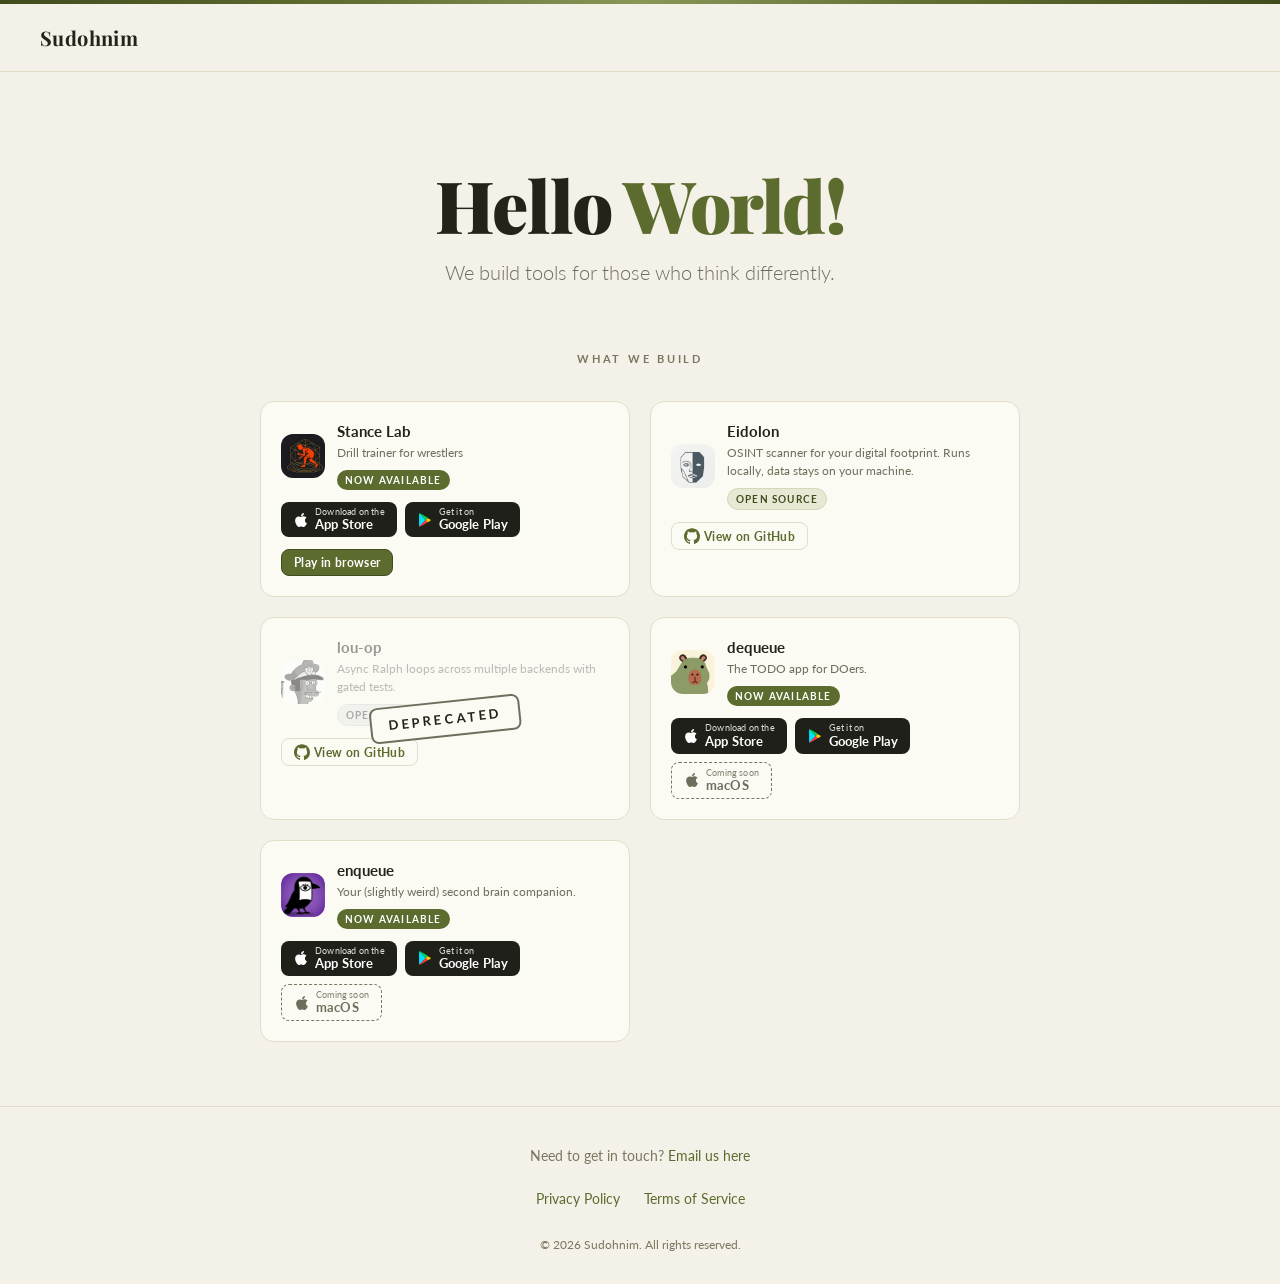
<file: index.html>
<!DOCTYPE html>
<html lang="en">
<head>
  <meta charset="UTF-8" />
  <meta name="viewport" content="width=device-width, initial-scale=1.0" />
  <title>Sudohnim</title>
  <meta name="google-site-verification" content="E_Pe6UE-UhsYs4GHNRGGZE3-8_mEVrTm-F8NxBRQSS4" />
  <link rel="preconnect" href="https://fonts.googleapis.com" />
  <link rel="preconnect" href="https://fonts.gstatic.com" crossorigin />
  <link href="https://fonts.googleapis.com/css2?family=Playfair+Display:wght@700;900&family=Lato:wght@300;400;700&display=swap" rel="stylesheet" />
  <style>
    :root {
      --bg: #F4F1E8;
      --surface: #FBFAF3;
      --surface-2: #EEEADD;
      --ink: #232318;
      --muted: #6F6E5C;
      --faint: #7A7660;
      --olive: #5C6B2E;
      --olive-deep: #414C1E;
      --olive-tint: #E7E9D5;
      --border: #E2DCC9;
      --sp-1: 4px;
      --sp-2: 8px;
      --sp-3: 12px;
      --sp-4: 16px;
      --sp-5: 20px;
      --sp-6: 24px;
      --sp-7: 28px;
      --sp-8: 32px;
      --sp-10: 40px;
      --sp-12: 48px;
      --sp-16: 64px;
      --sp-24: 96px;
    }

    * { margin: 0; padding: 0; box-sizing: border-box; }

    body {
      font-family: 'Lato', sans-serif;
      background-color: var(--bg);
      color: var(--ink);
      min-height: 100vh;
      display: flex;
      flex-direction: column;
    }

    body::before {
      content: '';
      display: block;
      height: 4px;
      background: linear-gradient(90deg, var(--olive-deep), var(--olive), #8A9656, var(--olive), var(--olive-deep));
    }

    header {
      padding: var(--sp-5) var(--sp-10);
      display: flex;
      align-items: center;
      justify-content: space-between;
      border-bottom: 1px solid var(--border);
    }

    .logo {
      font-family: 'Playfair Display', serif;
      font-size: 20px;
      font-weight: 700;
      color: var(--ink);
      letter-spacing: 0.02em;
    }

    nav a {
      font-size: 13px;
      font-weight: 700;
      letter-spacing: 0.1em;
      text-transform: uppercase;
      color: var(--olive);
      text-decoration: none;
      margin-left: var(--sp-7);
      padding: 10px 0;
      transition: color 0.2s ease-out;
    }
    nav a:hover { color: var(--ink); }

    a:focus-visible, button:focus-visible {
      outline: 2px solid var(--olive);
      outline-offset: 2px;
    }

    main {
      flex: 1;
      display: flex;
      flex-direction: column;
      align-items: center;
      text-align: center;
      padding: var(--sp-24) var(--sp-6) var(--sp-16);
    }

    h1 {
      font-family: 'Playfair Display', serif;
      font-size: clamp(42px, 8vw, 72px);
      font-weight: 900;
      line-height: 1;
      color: var(--ink);
      letter-spacing: -0.02em;
      margin-bottom: var(--sp-4);
      text-wrap: balance;
    }

    h1 span {
      color: var(--olive);
    }

    .tagline {
      font-size: clamp(16px, 2.5vw, 20px);
      font-weight: 300;
      color: var(--muted);
      max-width: 480px;
      line-height: 1.6;
      margin-bottom: var(--sp-16);
      text-wrap: pretty;
    }

    .apps {
      display: flex;
      flex-direction: column;
      align-items: center;
      gap: var(--sp-8);
      width: 100%;
    }

    .apps-label {
      font-size: 11px;
      font-weight: 700;
      letter-spacing: 0.25em;
      text-transform: uppercase;
      color: var(--faint);
      margin: 0 0 var(--sp-1);
    }

    .card-grid {
      display: grid;
      grid-template-columns: repeat(2, 1fr);
      gap: var(--sp-5);
      width: 100%;
      max-width: 760px;
    }

    .app-card {
      display: flex;
      flex-direction: column;
      gap: var(--sp-3);
      background: var(--surface);
      border: 1px solid var(--border);
      border-radius: 14px;
      padding: var(--sp-5);
      text-align: left;
      transition: transform 0.25s ease-out, box-shadow 0.25s ease-out, border-color 0.25s ease-out;
      opacity: 0;
      animation: fadeInUp 0.5s ease-out forwards;
    }
    .app-card:nth-child(1) { animation-delay: 0.1s; }
    .app-card:nth-child(2) { animation-delay: 0.2s; }
    .app-card:nth-child(3) { animation-delay: 0.3s; }
    .app-card:nth-child(4) { animation-delay: 0.4s; }
    .app-card:nth-child(5) { animation-delay: 0.5s; }
    .app-card:hover {
      transform: translateY(-3px);
      box-shadow: 0 12px 28px rgba(65, 76, 30, 0.12);
      border-color: var(--olive-tint);
    }

    @keyframes fadeInUp {
      from { opacity: 0; transform: translateY(12px); }
      to { opacity: 1; transform: translateY(0); }
    }

    .app-head {
      display: flex;
      align-items: center;
      gap: var(--sp-3);
    }

    .app-icon {
      width: 44px;
      height: 44px;
      border-radius: 12px;
      display: flex;
      align-items: center;
      justify-content: center;
      font-size: 22px;
      flex-shrink: 0;
      overflow: hidden;
      background: var(--surface-2);
    }
    .app-icon.stance {
      background: linear-gradient(145deg, var(--olive), var(--olive-deep));
      box-shadow: inset 0 1px 0 rgba(255,255,255,0.15);
    }
    .app-icon img { width: 100%; height: 100%; object-fit: cover; display: block; }

    .app-info { flex: 1; min-width: 0; }
    .app-name {
      font-weight: 700;
      font-size: 15px;
      color: var(--ink);
      margin-bottom: var(--sp-1);
    }
    .app-desc {
      font-size: 12px;
      color: var(--muted);
      font-weight: 400;
      line-height: 1.5;
    }

    .badge-pill {
      display: inline-block;
      font-size: 10px;
      font-weight: 700;
      letter-spacing: 0.12em;
      text-transform: uppercase;
      padding: var(--sp-1) var(--sp-2);
      border-radius: 20px;
      margin-top: var(--sp-2);
    }
    .badge-pill.live { background: var(--olive); color: #fff; }
    .badge-pill.oss {
      background: var(--olive-tint);
      color: var(--olive-deep);
      border: 1px solid #D3D8B6;
    }
    .badge-pill.soon {
      background: var(--surface-2);
      color: var(--olive-deep);
      border: 1px solid var(--border);
    }
    .badge-pill.progress {
      background: #F4EAD0;
      color: #8A6D1F;
      border: 1px solid #E4D3A4;
    }

    .stores { display: flex; gap: var(--sp-2); flex-wrap: wrap; }
    .store-badge {
      display: flex;
      align-items: center;
      gap: 6px;
      background: #20201A;
      color: #fff;
      border-radius: 8px;
      padding: 5px var(--sp-3);
      text-decoration: none;
      transition: background 0.2s ease-out, transform 0.15s ease-out;
    }
    .store-badge:hover { background: #000; transform: scale(1.02); }
    .store-badge.soon, .store-badge.soon:hover {
      background: transparent;
      color: var(--muted);
      border: 1px dashed var(--faint);
      transform: none;
      cursor: default;
    }

    .app-card.deprecated { position: relative; }
    .app-card.deprecated > :not(.gh-link) { filter: grayscale(1); opacity: 0.45; }
    .app-card.deprecated::after {
      content: 'Deprecated';
      position: absolute;
      top: 50%;
      left: 50%;
      transform: translate(-50%, -50%) rotate(-6deg);
      padding: var(--sp-2) var(--sp-4);
      font-size: 13px;
      font-weight: 700;
      letter-spacing: 0.25em;
      text-transform: uppercase;
      color: var(--ink);
      background: var(--surface);
      border: 2px solid var(--muted);
      border-radius: 8px;
      pointer-events: none;
    }
    .app-card.deprecated:hover { transform: none; box-shadow: none; border-color: var(--border); }
    .store-badge svg { flex-shrink: 0; }
    .store-text { display: flex; flex-direction: column; line-height: 1.15; }
    .store-text .small { font-size: 9px; letter-spacing: 0.02em; opacity: 0.85; }
    .store-text .big { font-size: 13px; font-weight: 700; letter-spacing: 0.01em; }

    .gh-link {
      display: inline-flex;
      align-items: center;
      gap: var(--sp-1);
      align-self: flex-start;
      font-size: 12px;
      font-weight: 700;
      letter-spacing: 0.03em;
      color: var(--olive);
      text-decoration: none;
      border: 1px solid var(--border);
      border-radius: 8px;
      padding: 5px var(--sp-3);
      transition: color 0.2s ease-out, border-color 0.2s ease-out, background 0.2s ease-out, transform 0.15s ease-out;
    }
    .gh-link:hover { color: var(--olive-deep); border-color: var(--olive); background: var(--olive-tint); transform: scale(1.02); }

    .play-link {
      display: inline-flex;
      align-items: center;
      gap: var(--sp-1);
      align-self: flex-start;
      font-size: 12px;
      font-weight: 700;
      letter-spacing: 0.03em;
      color: #fff;
      text-decoration: none;
      background: var(--olive);
      border: 1px solid var(--olive-deep);
      border-radius: 8px;
      padding: 5px var(--sp-3);
      transition: background 0.2s ease-out, transform 0.15s ease-out;
    }
    .play-link:hover { background: var(--olive-deep); transform: scale(1.02); }

    footer {
      padding: var(--sp-10) var(--sp-10) var(--sp-8);
      border-top: 1px solid var(--border);
    }

    .footer-inner {
      max-width: 760px;
      margin: 0 auto;
      display: flex;
      flex-direction: column;
      align-items: center;
      gap: var(--sp-3);
    }

    footer p {
      font-size: 14px;
      color: var(--faint);
    }

    footer a {
      font-size: 14px;
      color: var(--olive);
      text-decoration: none;
      padding: 10px 0;
      transition: color 0.2s ease-out;
    }
    footer a:hover { color: var(--ink); }

    .footer-links {
      display: flex;
      gap: var(--sp-6);
      margin-top: var(--sp-1);
    }

    .footer-copy {
      margin-top: var(--sp-2);
      font-size: 12px;
    }

    @media (max-width: 600px) {
      header { padding: var(--sp-4) var(--sp-5); }
      main { padding: var(--sp-16) var(--sp-5) var(--sp-12); }
      .card-grid { grid-template-columns: 1fr; }
      footer { padding: var(--sp-8) var(--sp-5) var(--sp-6); }
    }

    @media (prefers-color-scheme: dark) {
      :root {
        --bg: #1A1D15;
        --surface: #222819;
        --surface-2: #2A3120;
        --ink: #E9E4D3;
        --muted: #B0AB95;
        --faint: #908D7E;
        --olive: #A6B85C;
        --olive-deep: #8FA54E;
        --olive-tint: #333A26;
        --border: #343B28;
      }
      .store-badge { background: #E9E4D3; color: #1A1D15; }
      .store-badge:hover { background: #fff; }
      .store-badge.soon, .store-badge.soon:hover { background: transparent; color: var(--muted); }
      .store-badge.soon .small { color: inherit; }
      .store-badge .small { color: #1A1D15; opacity: 0.7; }
      .store-badge svg path[fill="#fff"] { fill: #1A1D15; }
      .play-link { border-color: var(--olive-deep); }
      body::before { background: linear-gradient(90deg, var(--olive-deep), var(--olive), #C4D68A, var(--olive), var(--olive-deep)); }
    }

    @media (prefers-reduced-motion: reduce) {
      .app-card { animation: none; opacity: 1; transition: none; }
      .app-card:hover { transform: none; }
      .store-badge, .gh-link, .play-link, nav a, footer a { transition: none; }
      .store-badge:hover, .gh-link:hover, .play-link:hover { transform: none; }
    }
  </style>
</head>
<body>
  <header>
    <nav aria-label="Main">
      <div class="logo">Sudohnim</div>
    </nav>
  </header>

  <main>
    <h1>Hello <span>World!</span></h1>
    <p class="tagline">We build tools for those who think differently.</p>

    <div class="apps">
      <h2 class="apps-label">What We Build</h2>
      <div class="card-grid">

        <!-- Stance Lab -->
        <div class="app-card">
          <div class="app-head">
            <div class="app-icon"><img src="assets/stance-lab-icon-512.png" alt="Stance Lab icon" width="44" height="44" fetchpriority="high" /></div>
            <div class="app-info">
              <div class="app-name">Stance Lab</div>
              <div class="app-desc">Drill trainer for wrestlers</div>
              <span class="badge-pill live">Now Available</span>
            </div>
          </div>
          <div class="stores">
            <a class="store-badge" href="https://apps.apple.com/us/app/stance-lab-training/id6778647656" target="_blank" rel="noopener" aria-label="Download Stance Lab on the App Store">
              <svg width="16" height="16" viewBox="0 0 384 512" xmlns="http://www.w3.org/2000/svg"><path fill="#fff" d="M318.7 268.7c-.2-36.7 16.4-64.4 50-84.8-18.8-26.9-47.2-41.7-84.7-44.6-35.5-2.8-74.3 20.7-88.5 20.7-15 0-49.4-19.7-76.4-19.7C63.3 141.2 4 184.8 4 273.5q0 39.3 14.4 81.2c12.8 36.7 59 126.7 107.2 125.2 25.2-.6 43-17.9 75.8-17.9 31.8 0 48.3 17.9 76.4 17.9 48.6-.7 90.4-82.5 102.6-119.3-65.2-30.7-61.7-90-61.7-91.9zm-56.6-164.2c27.3-32.4 24.8-61.9 24-72.5-24.1 1.4-52 16.4-67.9 34.9-17.5 19.8-27.8 44.3-25.6 71.9 26.1 2 49.9-11.4 69.5-34.3z"/></svg>
              <span class="store-text"><span class="small">Download on the</span><span class="big">App Store</span></span>
            </a>
            <a class="store-badge" href="https://play.google.com/store/apps/details?id=com.sudohnim.stancecheck&hl=en_US" target="_blank" rel="noopener" aria-label="Get Stance Lab on Google Play">
              <svg width="16" height="16" viewBox="0 0 24 24" xmlns="http://www.w3.org/2000/svg">
                <path fill="#00E0FF" d="M3.6 2.3c-.3.3-.5.7-.5 1.3v16.8c0 .6.2 1 .5 1.3l.1.1L13 12.1v-.2L3.7 2.2z"/>
                <path fill="#FFCE00" d="m16 15.3-3-3v-.2l3-3 .1.1 3.7 2.1c1 .6 1 1.6 0 2.2L16.1 15.2z"/>
                <path fill="#FF3A44" d="M16.1 15.2 13 12 3.6 21.7c.4.4.9.4 1.6.1l10.9-6.6z"/>
                <path fill="#00D856" d="M16.1 8.8 5.2 2.2c-.7-.4-1.2-.3-1.6.1L13 12z"/>
              </svg>
              <span class="store-text"><span class="small">Get it on</span><span class="big">Google Play</span></span>
            </a>
          </div>
          <a class="play-link" href="/stancelab/">Play in browser</a>
        </div>

        <!-- Eidolon -->
        <div class="app-card">
          <div class="app-head">
            <div class="app-icon"><img src="assets/eidolon-logo.png" alt="Eidolon logo" width="44" height="44" loading="lazy" /></div>
            <div class="app-info">
              <div class="app-name">Eidolon</div>
              <div class="app-desc">OSINT scanner for your digital footprint. Runs locally, data stays on your machine.</div>
              <span class="badge-pill oss">Open Source</span>
            </div>
          </div>
          <a class="gh-link" href="https://github.com/sudohnim/eidolon" target="_blank" rel="noopener">
            <svg width="16" height="16" viewBox="0 0 24 24" fill="currentColor" xmlns="http://www.w3.org/2000/svg"><path d="M12 .5C5.37.5 0 5.87 0 12.5c0 5.3 3.44 9.8 8.21 11.39.6.11.82-.26.82-.58v-2.03c-3.34.73-4.04-1.61-4.04-1.61-.55-1.39-1.34-1.76-1.34-1.76-1.09-.75.08-.73.08-.73 1.2.08 1.84 1.24 1.84 1.24 1.07 1.83 2.81 1.3 3.5.99.11-.78.42-1.3.76-1.6-2.67-.3-5.47-1.34-5.47-5.95 0-1.31.47-2.39 1.24-3.23-.13-.31-.54-1.53.11-3.19 0 0 1.01-.32 3.3 1.23a11.5 11.5 0 0 1 6.01 0c2.29-1.55 3.3-1.23 3.3-1.23.65 1.66.24 2.88.12 3.19.77.84 1.23 1.92 1.23 3.23 0 4.62-2.81 5.64-5.49 5.94.43.37.82 1.1.82 2.22v3.29c0 .32.21.69.83.58A12 12 0 0 0 24 12.5C24 5.87 18.63.5 12 .5z"/></svg>
            View on GitHub
          </a>
        </div>

        <!-- lou-op -->
        <div class="app-card deprecated">
          <div class="app-head">
            <div class="app-icon"><img src="assets/lou-op-logo.png" alt="lou-op logo" width="44" height="44" loading="lazy" /></div>
            <div class="app-info">
              <div class="app-name">lou-op</div>
              <div class="app-desc">Async Ralph loops across multiple backends with gated tests.</div>
              <span class="badge-pill oss">Open Source</span>
            </div>
          </div>
          <a class="gh-link" href="https://github.com/sudohnim/lou-op" target="_blank" rel="noopener">
            <svg width="16" height="16" viewBox="0 0 24 24" fill="currentColor" xmlns="http://www.w3.org/2000/svg"><path d="M12 .5C5.37.5 0 5.87 0 12.5c0 5.3 3.44 9.8 8.21 11.39.6.11.82-.26.82-.58v-2.03c-3.34.73-4.04-1.61-4.04-1.61-.55-1.39-1.34-1.76-1.34-1.76-1.09-.75.08-.73.08-.73 1.2.08 1.84 1.24 1.84 1.24 1.07 1.83 2.81 1.3 3.5.99.11-.78.42-1.3.76-1.6-2.67-.3-5.47-1.34-5.47-5.95 0-1.31.47-2.39 1.24-3.23-.13-.31-.54-1.53.11-3.19 0 0 1.01-.32 3.3 1.23a11.5 11.5 0 0 1 6.01 0c2.29-1.55 3.3-1.23 3.3-1.23.65 1.66.24 2.88.12 3.19.77.84 1.23 1.92 1.23 3.23 0 4.62-2.81 5.64-5.49 5.94.43.37.82 1.1.82 2.22v3.29c0 .32.21.69.83.58A12 12 0 0 0 24 12.5C24 5.87 18.63.5 12 .5z"/></svg>
            View on GitHub
          </a>
        </div>

        <!-- dequeue -->
        <div class="app-card">
          <div class="app-head">
            <div class="app-icon"><img src="assets/dequeue-logo.png" alt="dequeue logo" width="44" height="44" loading="lazy" /></div>
            <div class="app-info">
              <div class="app-name">dequeue</div>
              <div class="app-desc">The TODO app for DOers.</div>
              <span class="badge-pill live">Now Available</span>
            </div>
          </div>
          <div class="stores">
            <a class="store-badge" href="https://apps.apple.com/us/app/dequeue-todo/id6790164846" target="_blank" rel="noopener" aria-label="Download dequeue on the App Store">
              <svg width="16" height="16" viewBox="0 0 384 512" xmlns="http://www.w3.org/2000/svg"><path fill="#fff" d="M318.7 268.7c-.2-36.7 16.4-64.4 50-84.8-18.8-26.9-47.2-41.7-84.7-44.6-35.5-2.8-74.3 20.7-88.5 20.7-15 0-49.4-19.7-76.4-19.7C63.3 141.2 4 184.8 4 273.5q0 39.3 14.4 81.2c12.8 36.7 59 126.7 107.2 125.2 25.2-.6 43-17.9 75.8-17.9 31.8 0 48.3 17.9 76.4 17.9 48.6-.7 90.4-82.5 102.6-119.3-65.2-30.7-61.7-90-61.7-91.9zm-56.6-164.2c27.3-32.4 24.8-61.9 24-72.5-24.1 1.4-52 16.4-67.9 34.9-17.5 19.8-27.8 44.3-25.6 71.9 26.1 2 49.9-11.4 69.5-34.3z"/></svg>
              <span class="store-text"><span class="small">Download on the</span><span class="big">App Store</span></span>
            </a>
            <a class="store-badge" href="https://play.google.com/store/apps/details?id=com.sudohnim.dequeue&hl=en_US" target="_blank" rel="noopener" aria-label="Get dequeue on Google Play">
              <svg width="16" height="16" viewBox="0 0 24 24" xmlns="http://www.w3.org/2000/svg">
                <path fill="#00E0FF" d="M3.6 2.3c-.3.3-.5.7-.5 1.3v16.8c0 .6.2 1 .5 1.3l.1.1L13 12.1v-.2L3.7 2.2z"/>
                <path fill="#FFCE00" d="m16 15.3-3-3v-.2l3-3 .1.1 3.7 2.1c1 .6 1 1.6 0 2.2L16.1 15.2z"/>
                <path fill="#FF3A44" d="M16.1 15.2 13 12 3.6 21.7c.4.4.9.4 1.6.1l10.9-6.6z"/>
                <path fill="#00D856" d="M16.1 8.8 5.2 2.2c-.7-.4-1.2-.3-1.6.1L13 12z"/>
              </svg>
              <span class="store-text"><span class="small">Get it on</span><span class="big">Google Play</span></span>
            </a>
            <span class="store-badge soon" aria-label="macOS app coming soon">
              <svg width="16" height="16" viewBox="0 0 384 512" xmlns="http://www.w3.org/2000/svg"><path fill="currentColor" d="M318.7 268.7c-.2-36.7 16.4-64.4 50-84.8-18.8-26.9-47.2-41.7-84.7-44.6-35.5-2.8-74.3 20.7-88.5 20.7-15 0-49.4-19.7-76.4-19.7C63.3 141.2 4 184.8 4 273.5q0 39.3 14.4 81.2c12.8 36.7 59 126.7 107.2 125.2 25.2-.6 43-17.9 75.8-17.9 31.8 0 48.3 17.9 76.4 17.9 48.6-.7 90.4-82.5 102.6-119.3-65.2-30.7-61.7-90-61.7-91.9zm-56.6-164.2c27.3-32.4 24.8-61.9 24-72.5-24.1 1.4-52 16.4-67.9 34.9-17.5 19.8-27.8 44.3-25.6 71.9 26.1 2 49.9-11.4 69.5-34.3z"/></svg>
              <span class="store-text"><span class="small">Coming soon</span><span class="big">macOS</span></span>
            </span>
          </div>
        </div>

        <!-- enqueue -->
        <div class="app-card">
          <div class="app-head">
            <div class="app-icon"><img src="assets/enqueue-logo.png" alt="enqueue logo" width="44" height="44" loading="lazy" /></div>
            <div class="app-info">
              <div class="app-name">enqueue</div>
              <div class="app-desc">Your (slightly weird) second brain companion.</div>
              <span class="badge-pill live">Now Available</span>
            </div>
          </div>
          <div class="stores">
            <a class="store-badge" href="https://apps.apple.com/us/app/enqueue-second-brain/id6827283714" target="_blank" rel="noopener" aria-label="Download enqueue on the App Store">
              <svg width="16" height="16" viewBox="0 0 384 512" xmlns="http://www.w3.org/2000/svg"><path fill="#fff" d="M318.7 268.7c-.2-36.7 16.4-64.4 50-84.8-18.8-26.9-47.2-41.7-84.7-44.6-35.5-2.8-74.3 20.7-88.5 20.7-15 0-49.4-19.7-76.4-19.7C63.3 141.2 4 184.8 4 273.5q0 39.3 14.4 81.2c12.8 36.7 59 126.7 107.2 125.2 25.2-.6 43-17.9 75.8-17.9 31.8 0 48.3 17.9 76.4 17.9 48.6-.7 90.4-82.5 102.6-119.3-65.2-30.7-61.7-90-61.7-91.9zm-56.6-164.2c27.3-32.4 24.8-61.9 24-72.5-24.1 1.4-52 16.4-67.9 34.9-17.5 19.8-27.8 44.3-25.6 71.9 26.1 2 49.9-11.4 69.5-34.3z"/></svg>
              <span class="store-text"><span class="small">Download on the</span><span class="big">App Store</span></span>
            </a>
            <a class="store-badge" href="https://play.google.com/store/apps/details?id=com.sudohnim.enqueue&hl=en_US" target="_blank" rel="noopener" aria-label="Get enqueue on Google Play">
              <svg width="16" height="16" viewBox="0 0 24 24" xmlns="http://www.w3.org/2000/svg">
                <path fill="#00E0FF" d="M3.6 2.3c-.3.3-.5.7-.5 1.3v16.8c0 .6.2 1 .5 1.3l.1.1L13 12.1v-.2L3.7 2.2z"/>
                <path fill="#FFCE00" d="m16 15.3-3-3v-.2l3-3 .1.1 3.7 2.1c1 .6 1 1.6 0 2.2L16.1 15.2z"/>
                <path fill="#FF3A44" d="M16.1 15.2 13 12 3.6 21.7c.4.4.9.4 1.6.1l10.9-6.6z"/>
                <path fill="#00D856" d="M16.1 8.8 5.2 2.2c-.7-.4-1.2-.3-1.6.1L13 12z"/>
              </svg>
              <span class="store-text"><span class="small">Get it on</span><span class="big">Google Play</span></span>
            </a>
            <span class="store-badge soon" aria-label="macOS app coming soon">
              <svg width="16" height="16" viewBox="0 0 384 512" xmlns="http://www.w3.org/2000/svg"><path fill="currentColor" d="M318.7 268.7c-.2-36.7 16.4-64.4 50-84.8-18.8-26.9-47.2-41.7-84.7-44.6-35.5-2.8-74.3 20.7-88.5 20.7-15 0-49.4-19.7-76.4-19.7C63.3 141.2 4 184.8 4 273.5q0 39.3 14.4 81.2c12.8 36.7 59 126.7 107.2 125.2 25.2-.6 43-17.9 75.8-17.9 31.8 0 48.3 17.9 76.4 17.9 48.6-.7 90.4-82.5 102.6-119.3-65.2-30.7-61.7-90-61.7-91.9zm-56.6-164.2c27.3-32.4 24.8-61.9 24-72.5-24.1 1.4-52 16.4-67.9 34.9-17.5 19.8-27.8 44.3-25.6 71.9 26.1 2 49.9-11.4 69.5-34.3z"/></svg>
              <span class="store-text"><span class="small">Coming soon</span><span class="big">macOS</span></span>
            </span>
          </div>
        </div>

      </div>
    </div>
  </main>

  <footer>
    <div class="footer-inner">
      <p>Need to get in touch? <a href="mailto:hello@sudohnim.com">Email us here</a></p>
      <div class="footer-links">
        <a href="privacy.html">Privacy Policy</a>
        <a href="terms.html">Terms of Service</a>
      </div>
      <p class="footer-copy">&copy; 2026 Sudohnim. All rights reserved.</p>
    </div>
  </footer>
</body>
</html>
</file>
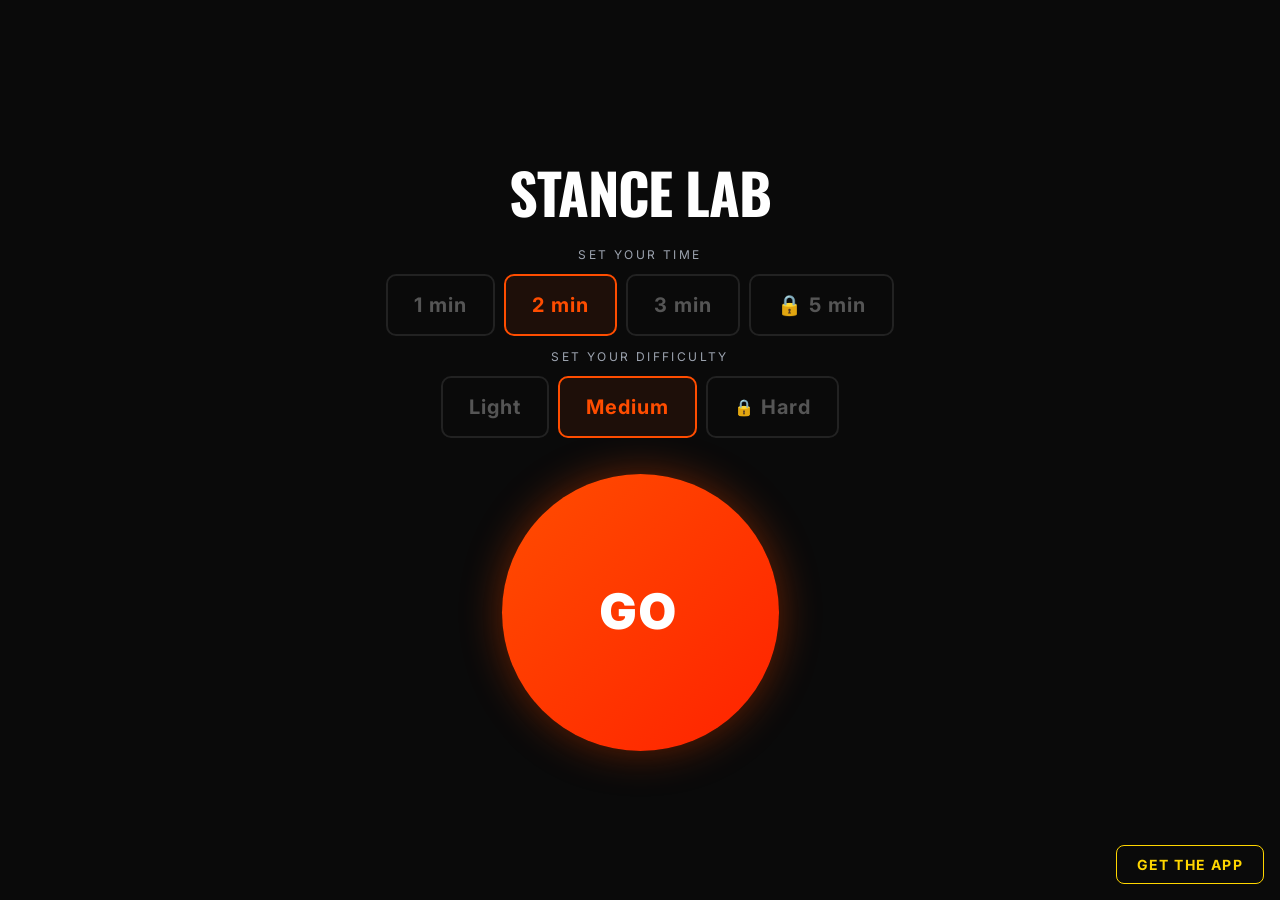
<file: stancelab/index.html>
<!DOCTYPE html>
<html lang="en">
  <head>
    <meta charset="UTF-8" />
    <meta name="viewport" content="width=device-width, initial-scale=1.0, maximum-scale=1, viewport-fit=cover" />
    <title>Stance in Motion</title>
    <link rel="preconnect" href="https://fonts.googleapis.com">
    <link rel="preconnect" href="https://fonts.gstatic.com" crossorigin>
    <link href="https://fonts.googleapis.com/css2?family=Inter:wght@400;500;600;700&display=swap" rel="stylesheet">
    <script type="module" crossorigin src="/stancelab/assets/index-DPK21C0s.js"></script>
    <link rel="stylesheet" crossorigin href="/stancelab/assets/index-D7y7ruKP.css">
  </head>
  <body>
    <div id="root"></div>
  </body>
</html>
</file>
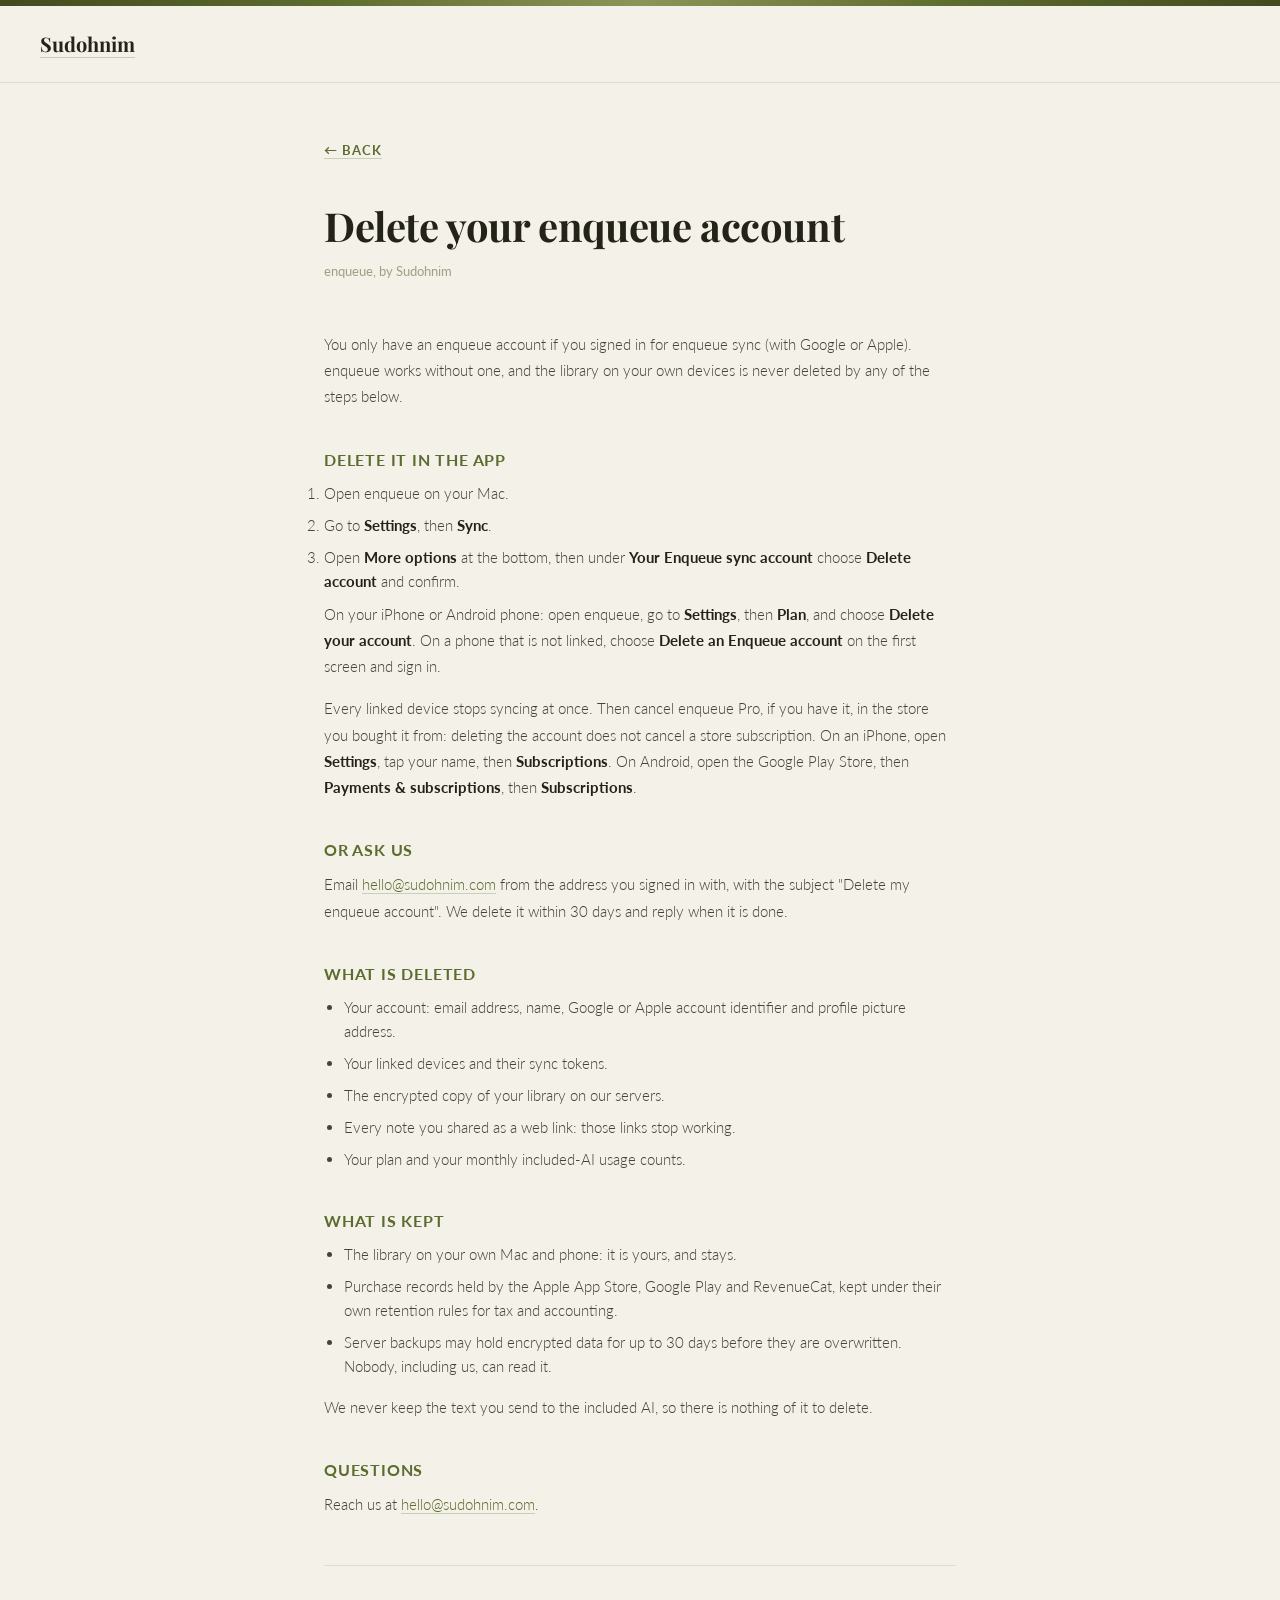
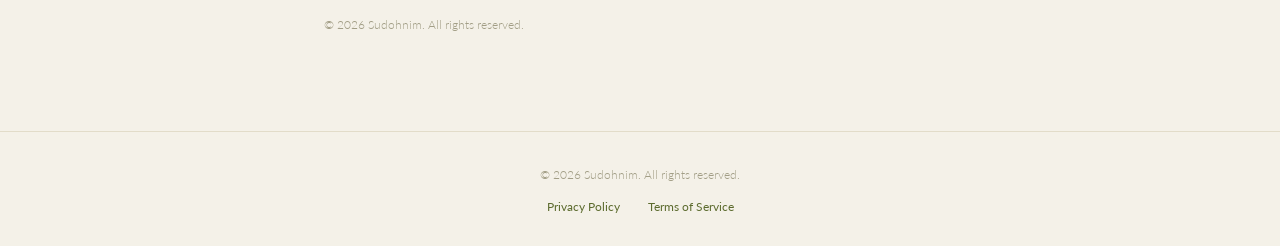
<file: enqueue-delete-account.html>
<!DOCTYPE html>
<html lang="en">
<head>
  <meta charset="UTF-8" />
  <meta name="viewport" content="width=device-width, initial-scale=1.0" />
  <title>Delete your enqueue account - Sudohnim</title>
  <link href="https://fonts.googleapis.com/css2?family=Playfair+Display:wght@700&family=Lato:wght@300;400;700&display=swap" rel="stylesheet" />
  <style>
    :root {
      --bg: #F4F1E8;
      --ink: #232318;
      --body: #44443A;
      --muted: #6F6E5C;
      --faint: #A29E86;
      --olive: #5C6B2E;
      --olive-deep: #414C1E;
      --olive-tint: #E7E9D5;
      --border: #E2DCC9;
      --surface-2: #EEEADD;
    }
    * { margin: 0; padding: 0; box-sizing: border-box; }
    body {
      font-family: 'Lato', sans-serif;
      background-color: var(--bg);
      color: var(--ink);
      min-height: 100vh;
      display: flex;
      flex-direction: column;
    }
    body::before {
      content: '';
      display: block;
      height: 6px;
      background: linear-gradient(90deg, var(--olive-deep), var(--olive), #8A9656, var(--olive), var(--olive-deep));
    }
    header {
      padding: 24px 40px;
      display: flex;
      align-items: center;
      justify-content: space-between;
      border-bottom: 1px solid var(--border);
    }
    .logo {
      font-family: 'Playfair Display', serif;
      font-size: 20px;
      font-weight: 700;
      color: var(--ink);
      text-decoration: none;
    }
    nav a {
      font-size: 13px;
      font-weight: 700;
      letter-spacing: 0.1em;
      text-transform: uppercase;
      color: var(--olive);
      text-decoration: none;
      margin-left: 28px;
      transition: color 0.2s;
    }
    nav a:hover { color: var(--ink); }
    main {
      flex: 1;
      max-width: 680px;
      margin: 0 auto;
      padding: 56px 24px 80px;
      width: 100%;
    }
    .back {
      display: inline-block;
      font-size: 13px;
      font-weight: 700;
      color: var(--olive);
      text-decoration: none;
      letter-spacing: 0.08em;
      text-transform: uppercase;
      margin-bottom: 40px;
      transition: color 0.2s;
    }
    .back:hover { color: var(--ink); }
    h1 {
      font-family: 'Playfair Display', serif;
      font-size: 40px;
      font-weight: 700;
      letter-spacing: -0.01em;
      margin-bottom: 8px;
      color: var(--ink);
    }
    .meta {
      font-size: 13px;
      color: var(--faint);
      margin-bottom: 48px;
      font-weight: 400;
    }
    h2 {
      font-size: 16px;
      font-weight: 700;
      letter-spacing: 0.05em;
      text-transform: uppercase;
      color: var(--olive);
      margin: 40px 0 12px;
    }
    h3 {
      font-size: 15px;
      font-weight: 700;
      color: var(--ink);
      margin: 24px 0 8px;
    }
    p { margin-bottom: 16px; font-size: 15px; color: var(--body); line-height: 1.75; font-weight: 300; }
    ul { padding-left: 20px; margin-bottom: 16px; }
    li { font-size: 15px; color: var(--body); margin-bottom: 8px; line-height: 1.6; font-weight: 300; }
    strong { font-weight: 700; color: var(--ink); }
    a { color: var(--olive); text-decoration: none; border-bottom: 1px solid #5C6B2E44; }
    a:hover { border-color: var(--olive); }
    hr { border: none; border-top: 1px solid var(--border); margin: 48px 0; }
    .app-block {
      background: var(--surface-2);
      border: 1px solid var(--border);
      border-radius: 12px;
      padding: 20px 24px;
      margin-bottom: 16px;
    }
    .footnote { font-size: 12px; color: var(--faint); }
    footer {
      padding: 32px 40px;
      text-align: center;
      border-top: 1px solid var(--border);
    }
    footer p { font-size: 12px; color: var(--faint); margin-bottom: 10px; }
    footer a { font-size: 12px; color: var(--olive); text-decoration: none; margin: 0 12px; border: none; }
    footer a:hover { color: var(--ink); }
  </style>
</head>
<body>
  <header>
    <a class="logo" href="index.html">Sudohnim</a>
  </header>

  <main>
    <a class="back" href="index.html">← Back</a>

    <h1>Delete your enqueue account</h1>
    <p class="meta">enqueue, by Sudohnim</p>

    <p>You only have an enqueue account if you signed in for enqueue sync (with Google or Apple). enqueue works without one, and the library on your own devices is never deleted by any of the steps below.</p>

    <h2>Delete it in the app</h2>
    <ol>
      <li>Open enqueue on your Mac.</li>
      <li>Go to <strong>Settings</strong>, then <strong>Sync</strong>.</li>
      <li>Open <strong>More options</strong> at the bottom, then under <strong>Your Enqueue sync account</strong> choose <strong>Delete account</strong> and confirm.</li>
    </ol>
    <p>On your iPhone or Android phone: open enqueue, go to <strong>Settings</strong>, then <strong>Plan</strong>, and choose <strong>Delete your account</strong>. On a phone that is not linked, choose <strong>Delete an Enqueue account</strong> on the first screen and sign in.</p>
    <p>Every linked device stops syncing at once. Then cancel enqueue Pro, if you have it, in the store you bought it from: deleting the account does not cancel a store subscription. On an iPhone, open <strong>Settings</strong>, tap your name, then <strong>Subscriptions</strong>. On Android, open the Google Play Store, then <strong>Payments &amp; subscriptions</strong>, then <strong>Subscriptions</strong>.</p>

    <h2>Or ask us</h2>
    <p>Email <a href="mailto:hello@sudohnim.com?subject=Delete%20my%20enqueue%20account">hello@sudohnim.com</a> from the address you signed in with, with the subject "Delete my enqueue account". We delete it within 30 days and reply when it is done.</p>

    <h2>What is deleted</h2>
    <ul>
      <li>Your account: email address, name, Google or Apple account identifier and profile picture address.</li>
      <li>Your linked devices and their sync tokens.</li>
      <li>The encrypted copy of your library on our servers.</li>
      <li>Every note you shared as a web link: those links stop working.</li>
      <li>Your plan and your monthly included-AI usage counts.</li>
    </ul>

    <h2>What is kept</h2>
    <ul>
      <li>The library on your own Mac and phone: it is yours, and stays.</li>
      <li>Purchase records held by the Apple App Store, Google Play and RevenueCat, kept under their own retention rules for tax and accounting.</li>
      <li>Server backups may hold encrypted data for up to 30 days before they are overwritten. Nobody, including us, can read it.</li>
    </ul>
    <p>We never keep the text you send to the included AI, so there is nothing of it to delete.</p>

    <h2>Questions</h2>
    <p>Reach us at <a href="mailto:hello@sudohnim.com">hello@sudohnim.com</a>.</p>

    <hr />
    <p class="footnote">© 2026 Sudohnim. All rights reserved.</p>
  </main>

  <footer>
    <p>© 2026 Sudohnim. All rights reserved.</p>
    <div>
      <a href="privacy.html">Privacy Policy</a>
      <a href="terms.html">Terms of Service</a>
    </div>
  </footer>
</body>
</html>
</file>
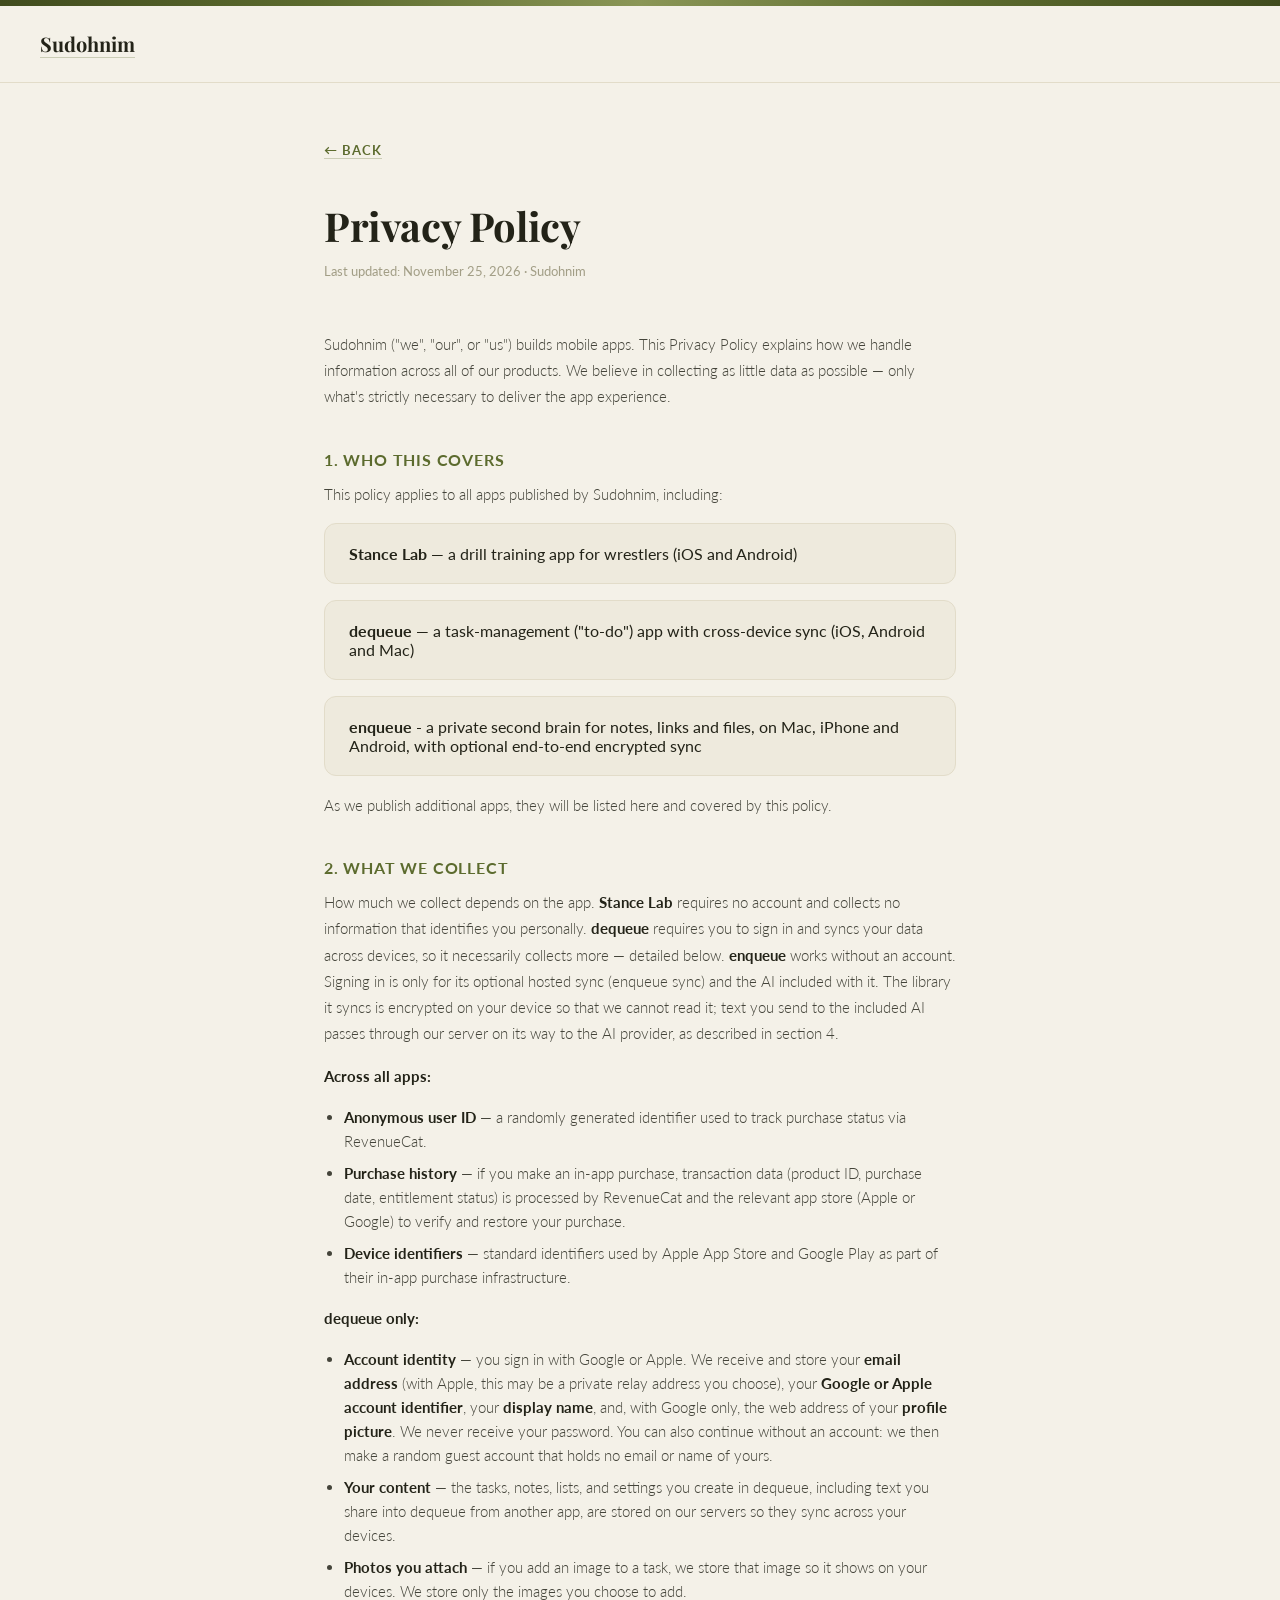
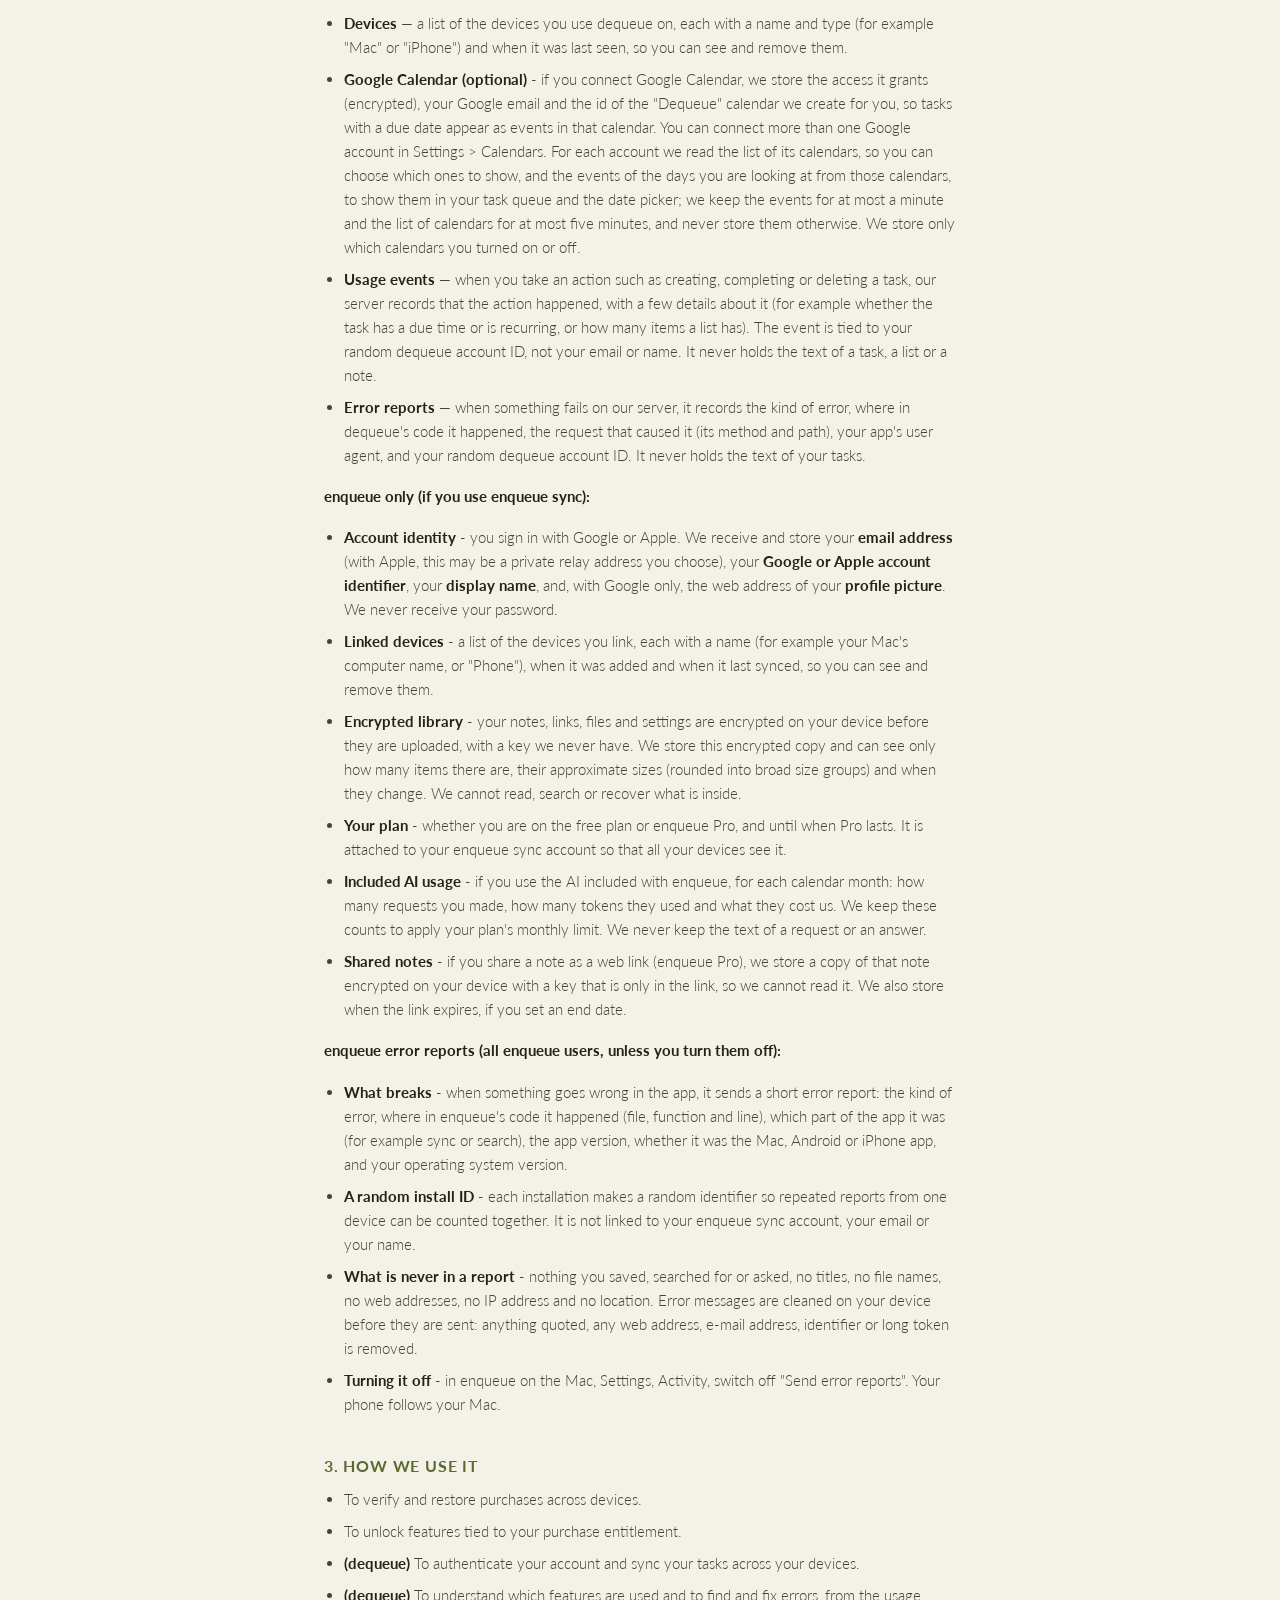
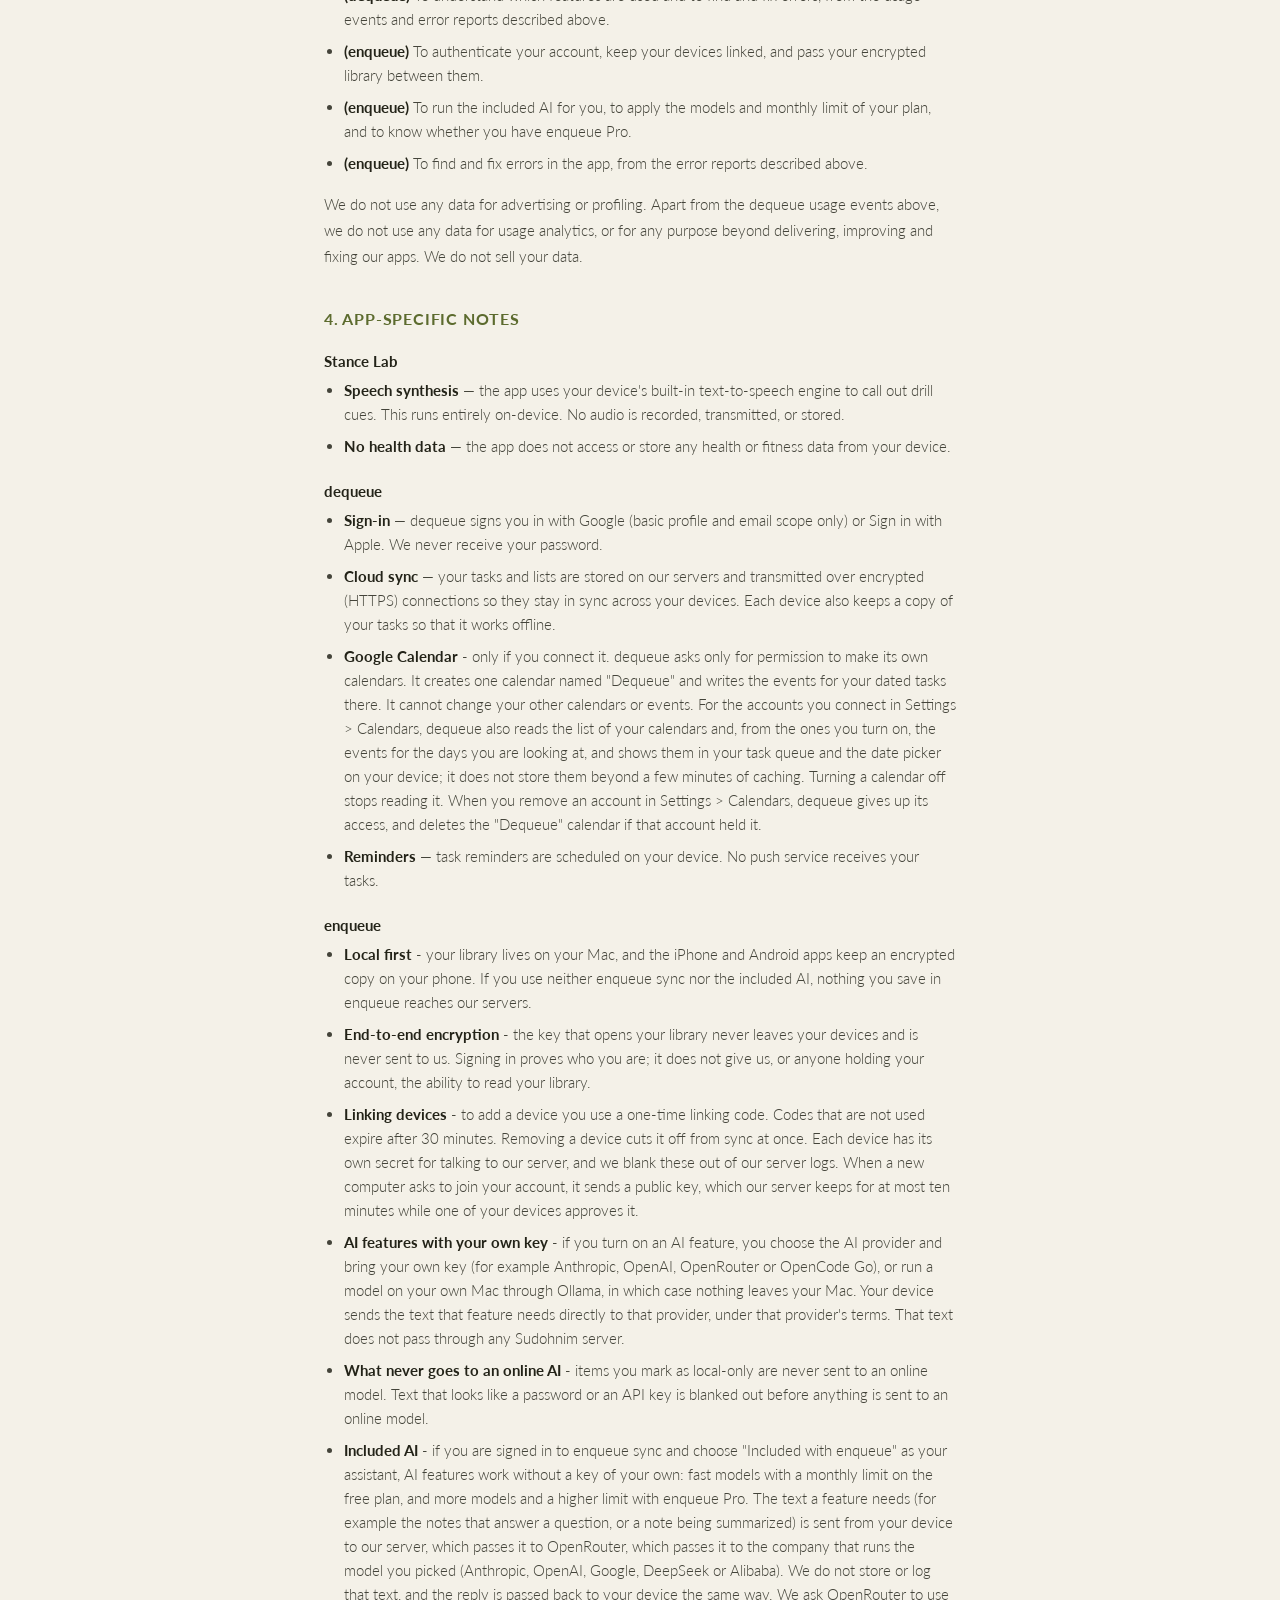
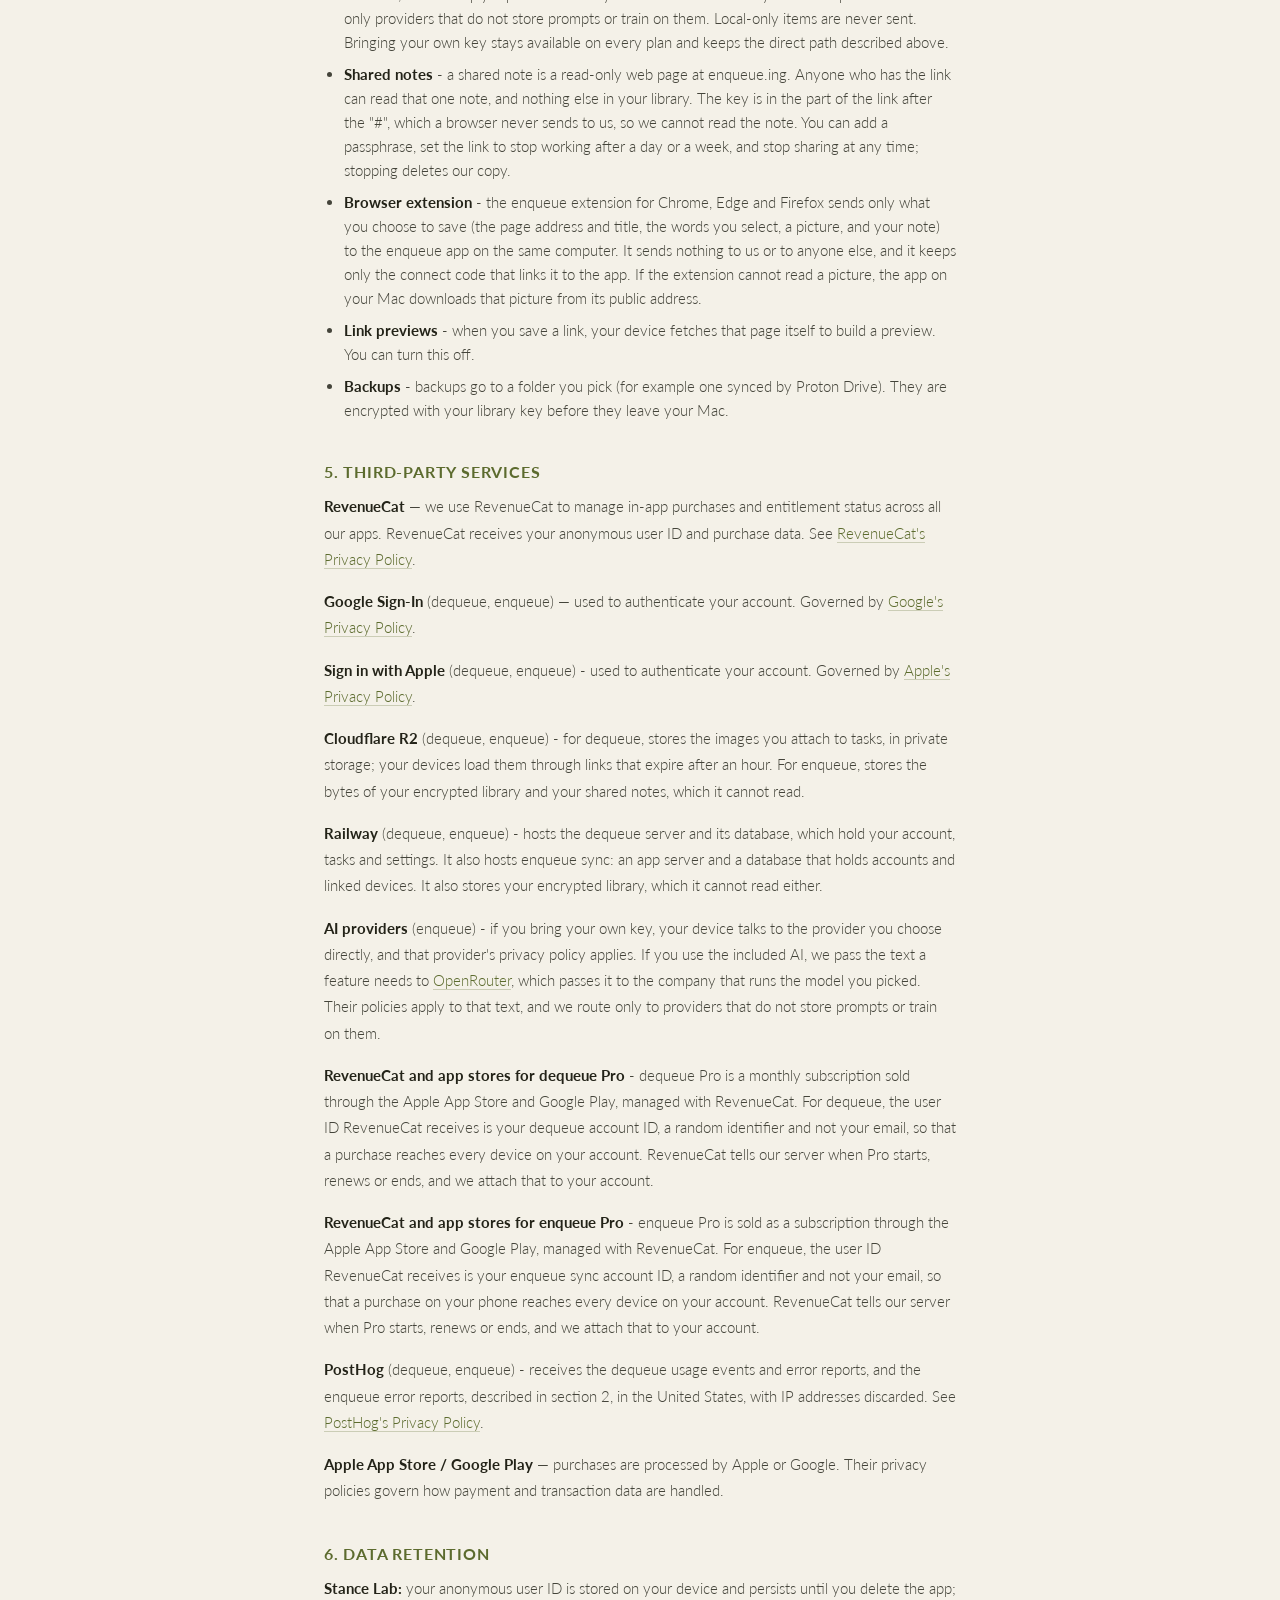
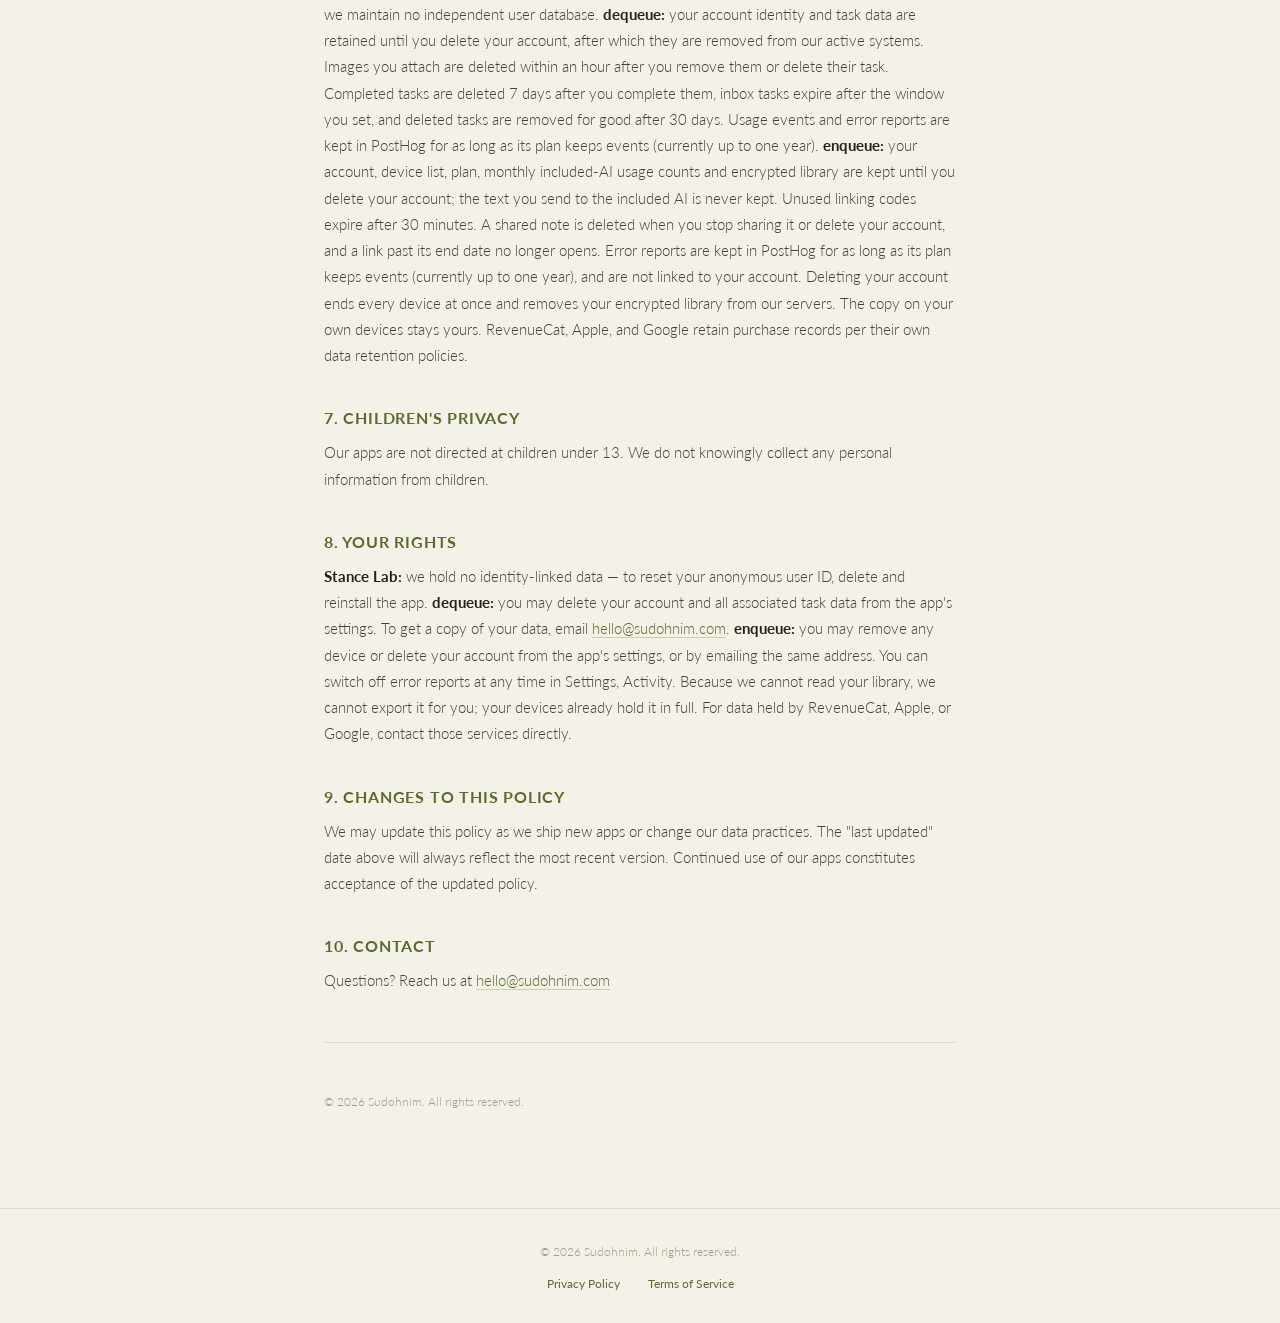
<file: privacy.html>
<!DOCTYPE html>
<html lang="en">
<head>
  <meta charset="UTF-8" />
  <meta name="viewport" content="width=device-width, initial-scale=1.0" />
  <title>Privacy Policy — Sudohnim</title>
  <link href="https://fonts.googleapis.com/css2?family=Playfair+Display:wght@700&family=Lato:wght@300;400;700&display=swap" rel="stylesheet" />
  <style>
    :root {
      --bg: #F4F1E8;
      --ink: #232318;
      --body: #44443A;
      --muted: #6F6E5C;
      --faint: #A29E86;
      --olive: #5C6B2E;
      --olive-deep: #414C1E;
      --olive-tint: #E7E9D5;
      --border: #E2DCC9;
      --surface-2: #EEEADD;
    }
    * { margin: 0; padding: 0; box-sizing: border-box; }
    body {
      font-family: 'Lato', sans-serif;
      background-color: var(--bg);
      color: var(--ink);
      min-height: 100vh;
      display: flex;
      flex-direction: column;
    }
    body::before {
      content: '';
      display: block;
      height: 6px;
      background: linear-gradient(90deg, var(--olive-deep), var(--olive), #8A9656, var(--olive), var(--olive-deep));
    }
    header {
      padding: 24px 40px;
      display: flex;
      align-items: center;
      justify-content: space-between;
      border-bottom: 1px solid var(--border);
    }
    .logo {
      font-family: 'Playfair Display', serif;
      font-size: 20px;
      font-weight: 700;
      color: var(--ink);
      text-decoration: none;
    }
    nav a {
      font-size: 13px;
      font-weight: 700;
      letter-spacing: 0.1em;
      text-transform: uppercase;
      color: var(--olive);
      text-decoration: none;
      margin-left: 28px;
      transition: color 0.2s;
    }
    nav a:hover { color: var(--ink); }
    main {
      flex: 1;
      max-width: 680px;
      margin: 0 auto;
      padding: 56px 24px 80px;
      width: 100%;
    }
    .back {
      display: inline-block;
      font-size: 13px;
      font-weight: 700;
      color: var(--olive);
      text-decoration: none;
      letter-spacing: 0.08em;
      text-transform: uppercase;
      margin-bottom: 40px;
      transition: color 0.2s;
    }
    .back:hover { color: var(--ink); }
    h1 {
      font-family: 'Playfair Display', serif;
      font-size: 40px;
      font-weight: 700;
      letter-spacing: -0.01em;
      margin-bottom: 8px;
      color: var(--ink);
    }
    .meta {
      font-size: 13px;
      color: var(--faint);
      margin-bottom: 48px;
      font-weight: 400;
    }
    h2 {
      font-size: 16px;
      font-weight: 700;
      letter-spacing: 0.05em;
      text-transform: uppercase;
      color: var(--olive);
      margin: 40px 0 12px;
    }
    h3 {
      font-size: 15px;
      font-weight: 700;
      color: var(--ink);
      margin: 24px 0 8px;
    }
    p { margin-bottom: 16px; font-size: 15px; color: var(--body); line-height: 1.75; font-weight: 300; }
    ul { padding-left: 20px; margin-bottom: 16px; }
    li { font-size: 15px; color: var(--body); margin-bottom: 8px; line-height: 1.6; font-weight: 300; }
    strong { font-weight: 700; color: var(--ink); }
    a { color: var(--olive); text-decoration: none; border-bottom: 1px solid #5C6B2E44; }
    a:hover { border-color: var(--olive); }
    hr { border: none; border-top: 1px solid var(--border); margin: 48px 0; }
    .app-block {
      background: var(--surface-2);
      border: 1px solid var(--border);
      border-radius: 12px;
      padding: 20px 24px;
      margin-bottom: 16px;
    }
    .footnote { font-size: 12px; color: var(--faint); }
    footer {
      padding: 32px 40px;
      text-align: center;
      border-top: 1px solid var(--border);
    }
    footer p { font-size: 12px; color: var(--faint); margin-bottom: 10px; }
    footer a { font-size: 12px; color: var(--olive); text-decoration: none; margin: 0 12px; border: none; }
    footer a:hover { color: var(--ink); }
  </style>
</head>
<body>
  <header>
    <a class="logo" href="index.html">Sudohnim</a>
  </header>

  <main>
    <a class="back" href="index.html">← Back</a>

    <h1>Privacy Policy</h1>
    <p class="meta">Last updated: November 25, 2026 · Sudohnim</p>

    <p>Sudohnim ("we", "our", or "us") builds mobile apps. This Privacy Policy explains how we handle information across all of our products. We believe in collecting as little data as possible — only what's strictly necessary to deliver the app experience.</p>

    <h2>1. Who This Covers</h2>
    <p>This policy applies to all apps published by Sudohnim, including:</p>
    <div class="app-block">
      <strong>Stance Lab</strong> — a drill training app for wrestlers (iOS and Android)
    </div>
    <div class="app-block">
      <strong>dequeue</strong> — a task-management ("to-do") app with cross-device sync (iOS, Android and Mac)
    </div>
    <div class="app-block">
      <strong>enqueue</strong> - a private second brain for notes, links and files, on Mac, iPhone and Android, with optional end-to-end encrypted sync
    </div>
    <p>As we publish additional apps, they will be listed here and covered by this policy.</p>

    <h2>2. What We Collect</h2>
    <p>How much we collect depends on the app. <strong>Stance Lab</strong> requires no account and collects no information that identifies you personally. <strong>dequeue</strong> requires you to sign in and syncs your data across devices, so it necessarily collects more — detailed below. <strong>enqueue</strong> works without an account. Signing in is only for its optional hosted sync (enqueue sync) and the AI included with it. The library it syncs is encrypted on your device so that we cannot read it; text you send to the included AI passes through our server on its way to the AI provider, as described in section 4.</p>
    <p><strong>Across all apps:</strong></p>
    <ul>
      <li><strong>Anonymous user ID</strong> — a randomly generated identifier used to track purchase status via RevenueCat.</li>
      <li><strong>Purchase history</strong> — if you make an in-app purchase, transaction data (product ID, purchase date, entitlement status) is processed by RevenueCat and the relevant app store (Apple or Google) to verify and restore your purchase.</li>
      <li><strong>Device identifiers</strong> — standard identifiers used by Apple App Store and Google Play as part of their in-app purchase infrastructure.</li>
    </ul>
    <p><strong>dequeue only:</strong></p>
    <ul>
      <li><strong>Account identity</strong> — you sign in with Google or Apple. We receive and store your <strong>email address</strong> (with Apple, this may be a private relay address you choose), your <strong>Google or Apple account identifier</strong>, your <strong>display name</strong>, and, with Google only, the web address of your <strong>profile picture</strong>. We never receive your password. You can also continue without an account: we then make a random guest account that holds no email or name of yours.</li>
      <li><strong>Your content</strong> — the tasks, notes, lists, and settings you create in dequeue, including text you share into dequeue from another app, are stored on our servers so they sync across your devices.</li>
      <li><strong>Photos you attach</strong> — if you add an image to a task, we store that image so it shows on your devices. We store only the images you choose to add.</li>
      <li><strong>Devices</strong> — a list of the devices you use dequeue on, each with a name and type (for example "Mac" or "iPhone") and when it was last seen, so you can see and remove them.</li>
      <li><strong>Google Calendar (optional)</strong> - if you connect Google Calendar, we store the access it grants (encrypted), your Google email and the id of the "Dequeue" calendar we create for you, so tasks with a due date appear as events in that calendar. You can connect more than one Google account in Settings &gt; Calendars. For each account we read the list of its calendars, so you can choose which ones to show, and the events of the days you are looking at from those calendars, to show them in your task queue and the date picker; we keep the events for at most a minute and the list of calendars for at most five minutes, and never store them otherwise. We store only which calendars you turned on or off.</li>
      <li><strong>Usage events</strong> — when you take an action such as creating, completing or deleting a task, our server records that the action happened, with a few details about it (for example whether the task has a due time or is recurring, or how many items a list has). The event is tied to your random dequeue account ID, not your email or name. It never holds the text of a task, a list or a note.</li>
      <li><strong>Error reports</strong> — when something fails on our server, it records the kind of error, where in dequeue's code it happened, the request that caused it (its method and path), your app's user agent, and your random dequeue account ID. It never holds the text of your tasks.</li>
    </ul>

    <p><strong>enqueue only (if you use enqueue sync):</strong></p>
    <ul>
      <li><strong>Account identity</strong> - you sign in with Google or Apple. We receive and store your <strong>email address</strong> (with Apple, this may be a private relay address you choose), your <strong>Google or Apple account identifier</strong>, your <strong>display name</strong>, and, with Google only, the web address of your <strong>profile picture</strong>. We never receive your password.</li>
      <li><strong>Linked devices</strong> - a list of the devices you link, each with a name (for example your Mac's computer name, or "Phone"), when it was added and when it last synced, so you can see and remove them.</li>
      <li><strong>Encrypted library</strong> - your notes, links, files and settings are encrypted on your device before they are uploaded, with a key we never have. We store this encrypted copy and can see only how many items there are, their approximate sizes (rounded into broad size groups) and when they change. We cannot read, search or recover what is inside.</li>
      <li><strong>Your plan</strong> - whether you are on the free plan or enqueue Pro, and until when Pro lasts. It is attached to your enqueue sync account so that all your devices see it.</li>
      <li><strong>Included AI usage</strong> - if you use the AI included with enqueue, for each calendar month: how many requests you made, how many tokens they used and what they cost us. We keep these counts to apply your plan's monthly limit. We never keep the text of a request or an answer.</li>
      <li><strong>Shared notes</strong> - if you share a note as a web link (enqueue Pro), we store a copy of that note encrypted on your device with a key that is only in the link, so we cannot read it. We also store when the link expires, if you set an end date.</li>
    </ul>

    <p><strong>enqueue error reports (all enqueue users, unless you turn them off):</strong></p>
    <ul>
      <li><strong>What breaks</strong> - when something goes wrong in the app, it sends a short error report: the kind of error, where in enqueue's code it happened (file, function and line), which part of the app it was (for example sync or search), the app version, whether it was the Mac, Android or iPhone app, and your operating system version.</li>
      <li><strong>A random install ID</strong> - each installation makes a random identifier so repeated reports from one device can be counted together. It is not linked to your enqueue sync account, your email or your name.</li>
      <li><strong>What is never in a report</strong> - nothing you saved, searched for or asked, no titles, no file names, no web addresses, no IP address and no location. Error messages are cleaned on your device before they are sent: anything quoted, any web address, e-mail address, identifier or long token is removed.</li>
      <li><strong>Turning it off</strong> - in enqueue on the Mac, Settings, Activity, switch off "Send error reports". Your phone follows your Mac.</li>
    </ul>

    <h2>3. How We Use It</h2>
    <ul>
      <li>To verify and restore purchases across devices.</li>
      <li>To unlock features tied to your purchase entitlement.</li>
      <li><strong>(dequeue)</strong> To authenticate your account and sync your tasks across your devices.</li>
      <li><strong>(dequeue)</strong> To understand which features are used and to find and fix errors, from the usage events and error reports described above.</li>
      <li><strong>(enqueue)</strong> To authenticate your account, keep your devices linked, and pass your encrypted library between them.</li>
      <li><strong>(enqueue)</strong> To run the included AI for you, to apply the models and monthly limit of your plan, and to know whether you have enqueue Pro.</li>
      <li><strong>(enqueue)</strong> To find and fix errors in the app, from the error reports described above.</li>
    </ul>
    <p>We do not use any data for advertising or profiling. Apart from the dequeue usage events above, we do not use any data for usage analytics, or for any purpose beyond delivering, improving and fixing our apps. We do not sell your data.</p>

    <h2>4. App-Specific Notes</h2>

    <h3>Stance Lab</h3>
    <ul>
      <li><strong>Speech synthesis</strong> — the app uses your device's built-in text-to-speech engine to call out drill cues. This runs entirely on-device. No audio is recorded, transmitted, or stored.</li>
      <li><strong>No health data</strong> — the app does not access or store any health or fitness data from your device.</li>
    </ul>

    <h3>dequeue</h3>
    <ul>
      <li><strong>Sign-in</strong> — dequeue signs you in with Google (basic profile and email scope only) or Sign in with Apple. We never receive your password.</li>
      <li><strong>Cloud sync</strong> — your tasks and lists are stored on our servers and transmitted over encrypted (HTTPS) connections so they stay in sync across your devices. Each device also keeps a copy of your tasks so that it works offline.</li>
      <li><strong>Google Calendar</strong> - only if you connect it. dequeue asks only for permission to make its own calendars. It creates one calendar named "Dequeue" and writes the events for your dated tasks there. It cannot change your other calendars or events. For the accounts you connect in Settings &gt; Calendars, dequeue also reads the list of your calendars and, from the ones you turn on, the events for the days you are looking at, and shows them in your task queue and the date picker on your device; it does not store them beyond a few minutes of caching. Turning a calendar off stops reading it. When you remove an account in Settings &gt; Calendars, dequeue gives up its access, and deletes the "Dequeue" calendar if that account held it.</li>
      <li><strong>Reminders</strong> — task reminders are scheduled on your device. No push service receives your tasks.</li>
    </ul>

    <h3>enqueue</h3>
    <ul>
      <li><strong>Local first</strong> - your library lives on your Mac, and the iPhone and Android apps keep an encrypted copy on your phone. If you use neither enqueue sync nor the included AI, nothing you save in enqueue reaches our servers.</li>
      <li><strong>End-to-end encryption</strong> - the key that opens your library never leaves your devices and is never sent to us. Signing in proves who you are; it does not give us, or anyone holding your account, the ability to read your library.</li>
      <li><strong>Linking devices</strong> - to add a device you use a one-time linking code. Codes that are not used expire after 30 minutes. Removing a device cuts it off from sync at once. Each device has its own secret for talking to our server, and we blank these out of our server logs. When a new computer asks to join your account, it sends a public key, which our server keeps for at most ten minutes while one of your devices approves it.</li>
      <li><strong>AI features with your own key</strong> - if you turn on an AI feature, you choose the AI provider and bring your own key (for example Anthropic, OpenAI, OpenRouter or OpenCode Go), or run a model on your own Mac through Ollama, in which case nothing leaves your Mac. Your device sends the text that feature needs directly to that provider, under that provider's terms. That text does not pass through any Sudohnim server.</li>
      <li><strong>What never goes to an online AI</strong> - items you mark as local-only are never sent to an online model. Text that looks like a password or an API key is blanked out before anything is sent to an online model.</li>
      <li><strong>Included AI</strong> - if you are signed in to enqueue sync and choose "Included with enqueue" as your assistant, AI features work without a key of your own: fast models with a monthly limit on the free plan, and more models and a higher limit with enqueue Pro. The text a feature needs (for example the notes that answer a question, or a note being summarized) is sent from your device to our server, which passes it to OpenRouter, which passes it to the company that runs the model you picked (Anthropic, OpenAI, Google, DeepSeek or Alibaba). We do not store or log that text, and the reply is passed back to your device the same way. We ask OpenRouter to use only providers that do not store prompts or train on them. Local-only items are never sent. Bringing your own key stays available on every plan and keeps the direct path described above.</li>
      <li><strong>Shared notes</strong> - a shared note is a read-only web page at enqueue.ing. Anyone who has the link can read that one note, and nothing else in your library. The key is in the part of the link after the "#", which a browser never sends to us, so we cannot read the note. You can add a passphrase, set the link to stop working after a day or a week, and stop sharing at any time; stopping deletes our copy.</li>
      <li><strong>Browser extension</strong> - the enqueue extension for Chrome, Edge and Firefox sends only what you choose to save (the page address and title, the words you select, a picture, and your note) to the enqueue app on the same computer. It sends nothing to us or to anyone else, and it keeps only the connect code that links it to the app. If the extension cannot read a picture, the app on your Mac downloads that picture from its public address.</li>
      <li><strong>Link previews</strong> - when you save a link, your device fetches that page itself to build a preview. You can turn this off.</li>
      <li><strong>Backups</strong> - backups go to a folder you pick (for example one synced by Proton Drive). They are encrypted with your library key before they leave your Mac.</li>
    </ul>

    <h2>5. Third-Party Services</h2>
    <p><strong>RevenueCat</strong> — we use RevenueCat to manage in-app purchases and entitlement status across all our apps. RevenueCat receives your anonymous user ID and purchase data. See <a href="https://www.revenuecat.com/privacy" target="_blank">RevenueCat's Privacy Policy</a>.</p>
    <p><strong>Google Sign-In</strong> (dequeue, enqueue) — used to authenticate your account. Governed by <a href="https://policies.google.com/privacy" target="_blank">Google's Privacy Policy</a>.</p>
    <p><strong>Sign in with Apple</strong> (dequeue, enqueue) - used to authenticate your account. Governed by <a href="https://www.apple.com/legal/privacy/" target="_blank">Apple's Privacy Policy</a>.</p>
    <p><strong>Cloudflare R2</strong> (dequeue, enqueue) - for dequeue, stores the images you attach to tasks, in private storage; your devices load them through links that expire after an hour. For enqueue, stores the bytes of your encrypted library and your shared notes, which it cannot read.</p>
    <p><strong>Railway</strong> (dequeue, enqueue) - hosts the dequeue server and its database, which hold your account, tasks and settings. It also hosts enqueue sync: an app server and a database that holds accounts and linked devices. It also stores your encrypted library, which it cannot read either.</p>
    <p><strong>AI providers</strong> (enqueue) - if you bring your own key, your device talks to the provider you choose directly, and that provider's privacy policy applies. If you use the included AI, we pass the text a feature needs to <a href="https://openrouter.ai/privacy" target="_blank">OpenRouter</a>, which passes it to the company that runs the model you picked. Their policies apply to that text, and we route only to providers that do not store prompts or train on them.</p>
    <p><strong>RevenueCat and app stores for dequeue Pro</strong> - dequeue Pro is a monthly subscription sold through the Apple App Store and Google Play, managed with RevenueCat. For dequeue, the user ID RevenueCat receives is your dequeue account ID, a random identifier and not your email, so that a purchase reaches every device on your account. RevenueCat tells our server when Pro starts, renews or ends, and we attach that to your account.</p>
    <p><strong>RevenueCat and app stores for enqueue Pro</strong> - enqueue Pro is sold as a subscription through the Apple App Store and Google Play, managed with RevenueCat. For enqueue, the user ID RevenueCat receives is your enqueue sync account ID, a random identifier and not your email, so that a purchase on your phone reaches every device on your account. RevenueCat tells our server when Pro starts, renews or ends, and we attach that to your account.</p>
    <p><strong>PostHog</strong> (dequeue, enqueue) - receives the dequeue usage events and error reports, and the enqueue error reports, described in section 2, in the United States, with IP addresses discarded. See <a href="https://posthog.com/privacy" target="_blank">PostHog's Privacy Policy</a>.</p>
    <p><strong>Apple App Store / Google Play</strong> — purchases are processed by Apple or Google. Their privacy policies govern how payment and transaction data are handled.</p>

    <h2>6. Data Retention</h2>
    <p><strong>Stance Lab:</strong> your anonymous user ID is stored on your device and persists until you delete the app; we maintain no independent user database. <strong>dequeue:</strong> your account identity and task data are retained until you delete your account, after which they are removed from our active systems. Images you attach are deleted within an hour after you remove them or delete their task. Completed tasks are deleted 7 days after you complete them, inbox tasks expire after the window you set, and deleted tasks are removed for good after 30 days. Usage events and error reports are kept in PostHog for as long as its plan keeps events (currently up to one year). <strong>enqueue:</strong> your account, device list, plan, monthly included-AI usage counts and encrypted library are kept until you delete your account; the text you send to the included AI is never kept. Unused linking codes expire after 30 minutes. A shared note is deleted when you stop sharing it or delete your account, and a link past its end date no longer opens. Error reports are kept in PostHog for as long as its plan keeps events (currently up to one year), and are not linked to your account. Deleting your account ends every device at once and removes your encrypted library from our servers. The copy on your own devices stays yours. RevenueCat, Apple, and Google retain purchase records per their own data retention policies.</p>

    <h2>7. Children's Privacy</h2>
    <p>Our apps are not directed at children under 13. We do not knowingly collect any personal information from children.</p>

    <h2>8. Your Rights</h2>
    <p><strong>Stance Lab:</strong> we hold no identity-linked data — to reset your anonymous user ID, delete and reinstall the app. <strong>dequeue:</strong> you may delete your account and all associated task data from the app's settings. To get a copy of your data, email <a href="mailto:hello@sudohnim.com">hello@sudohnim.com</a>. <strong>enqueue:</strong> you may remove any device or delete your account from the app's settings, or by emailing the same address. You can switch off error reports at any time in Settings, Activity. Because we cannot read your library, we cannot export it for you; your devices already hold it in full. For data held by RevenueCat, Apple, or Google, contact those services directly.</p>

    <h2>9. Changes to This Policy</h2>
    <p>We may update this policy as we ship new apps or change our data practices. The "last updated" date above will always reflect the most recent version. Continued use of our apps constitutes acceptance of the updated policy.</p>

    <h2>10. Contact</h2>
    <p>Questions? Reach us at <a href="mailto:hello@sudohnim.com">hello@sudohnim.com</a></p>

    <hr />
    <p class="footnote">© 2026 Sudohnim. All rights reserved.</p>
  </main>

  <footer>
    <p>© 2026 Sudohnim. All rights reserved.</p>
    <div>
      <a href="privacy.html">Privacy Policy</a>
      <a href="terms.html">Terms of Service</a>
    </div>
  </footer>
</body>
</html>
</file>
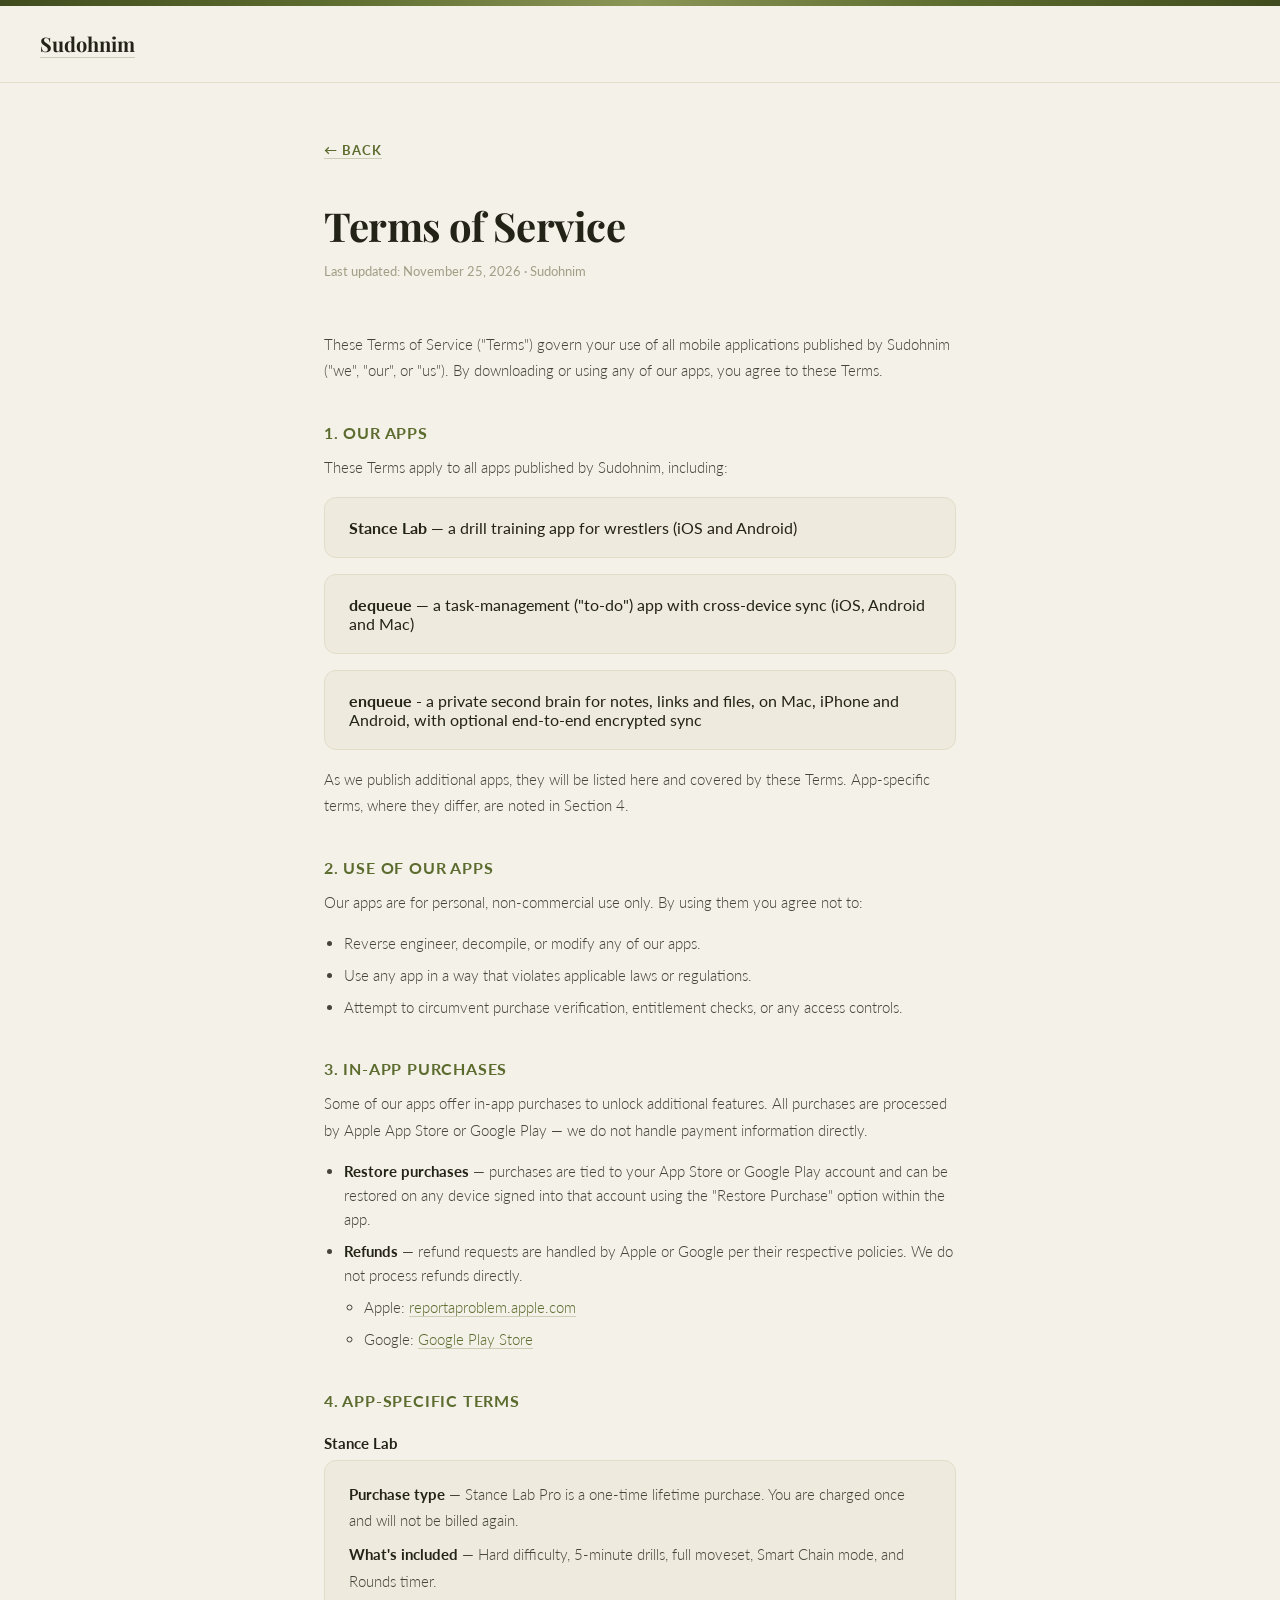
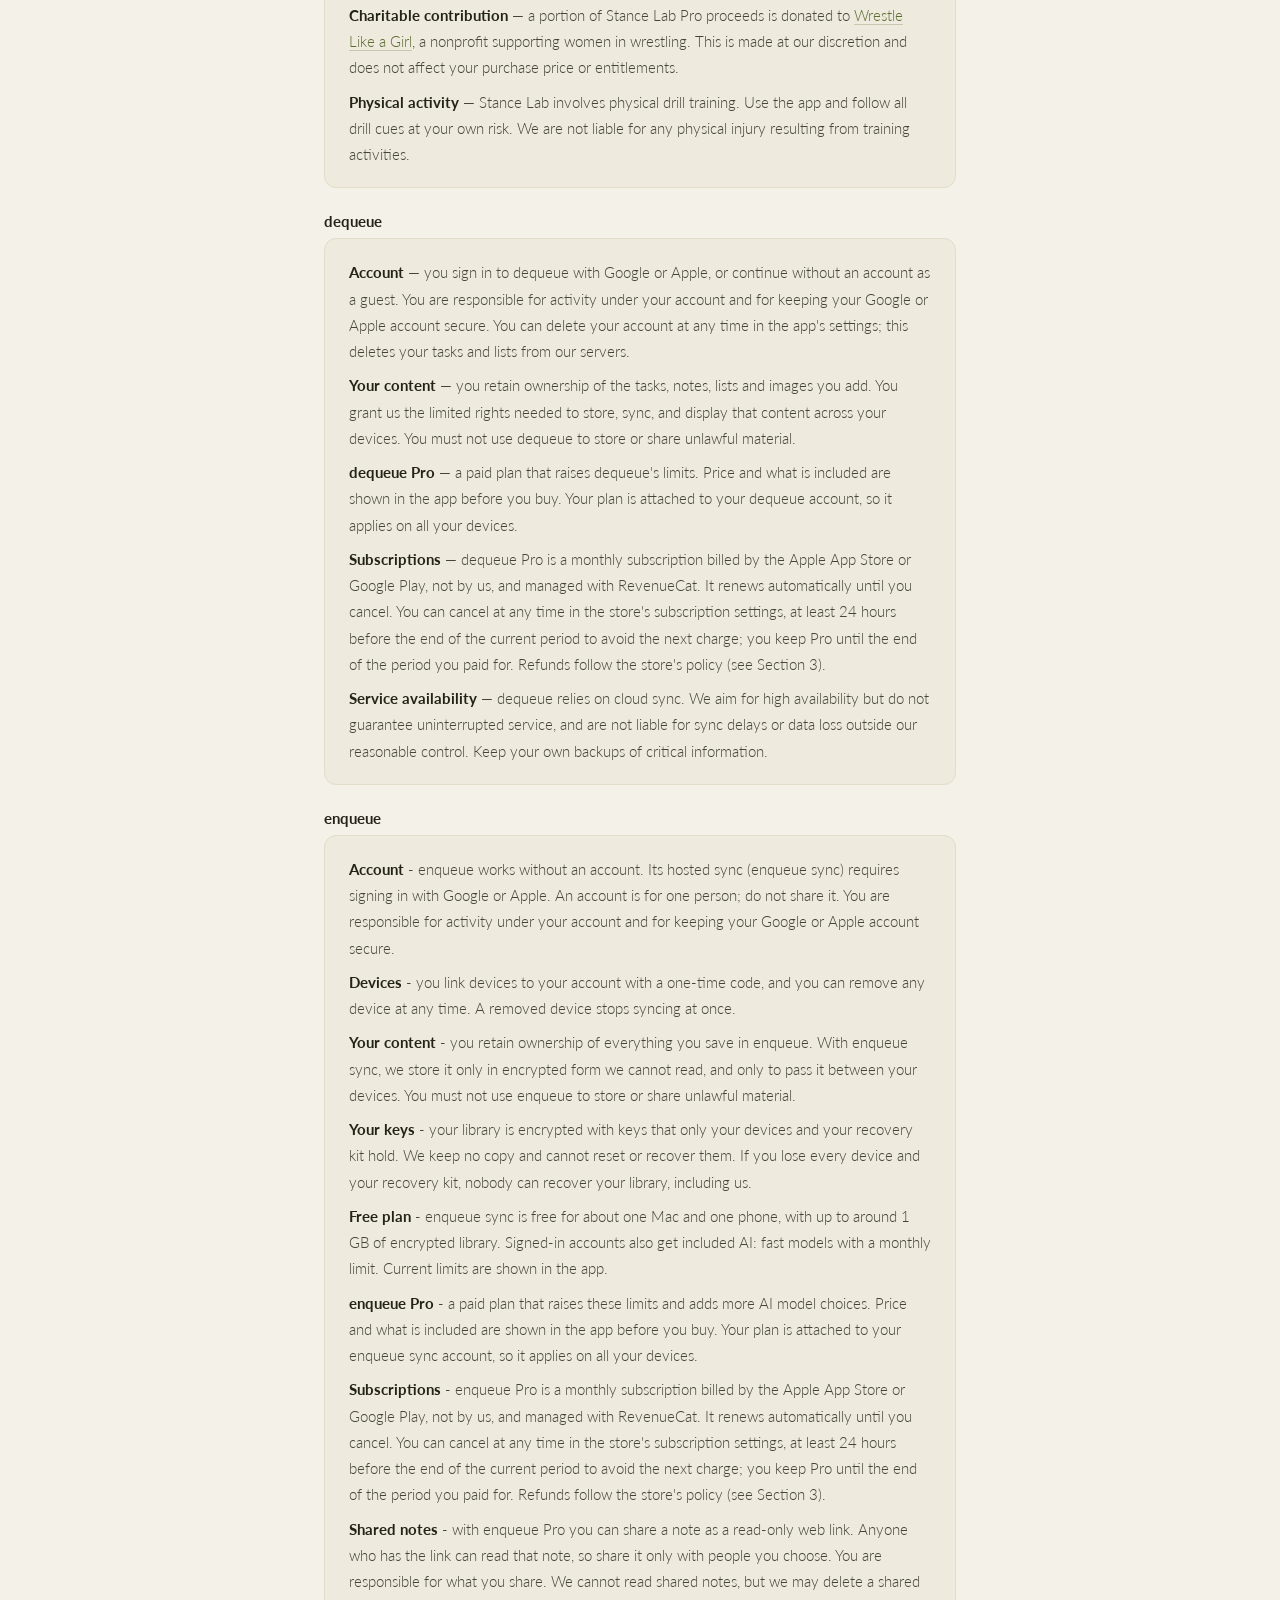
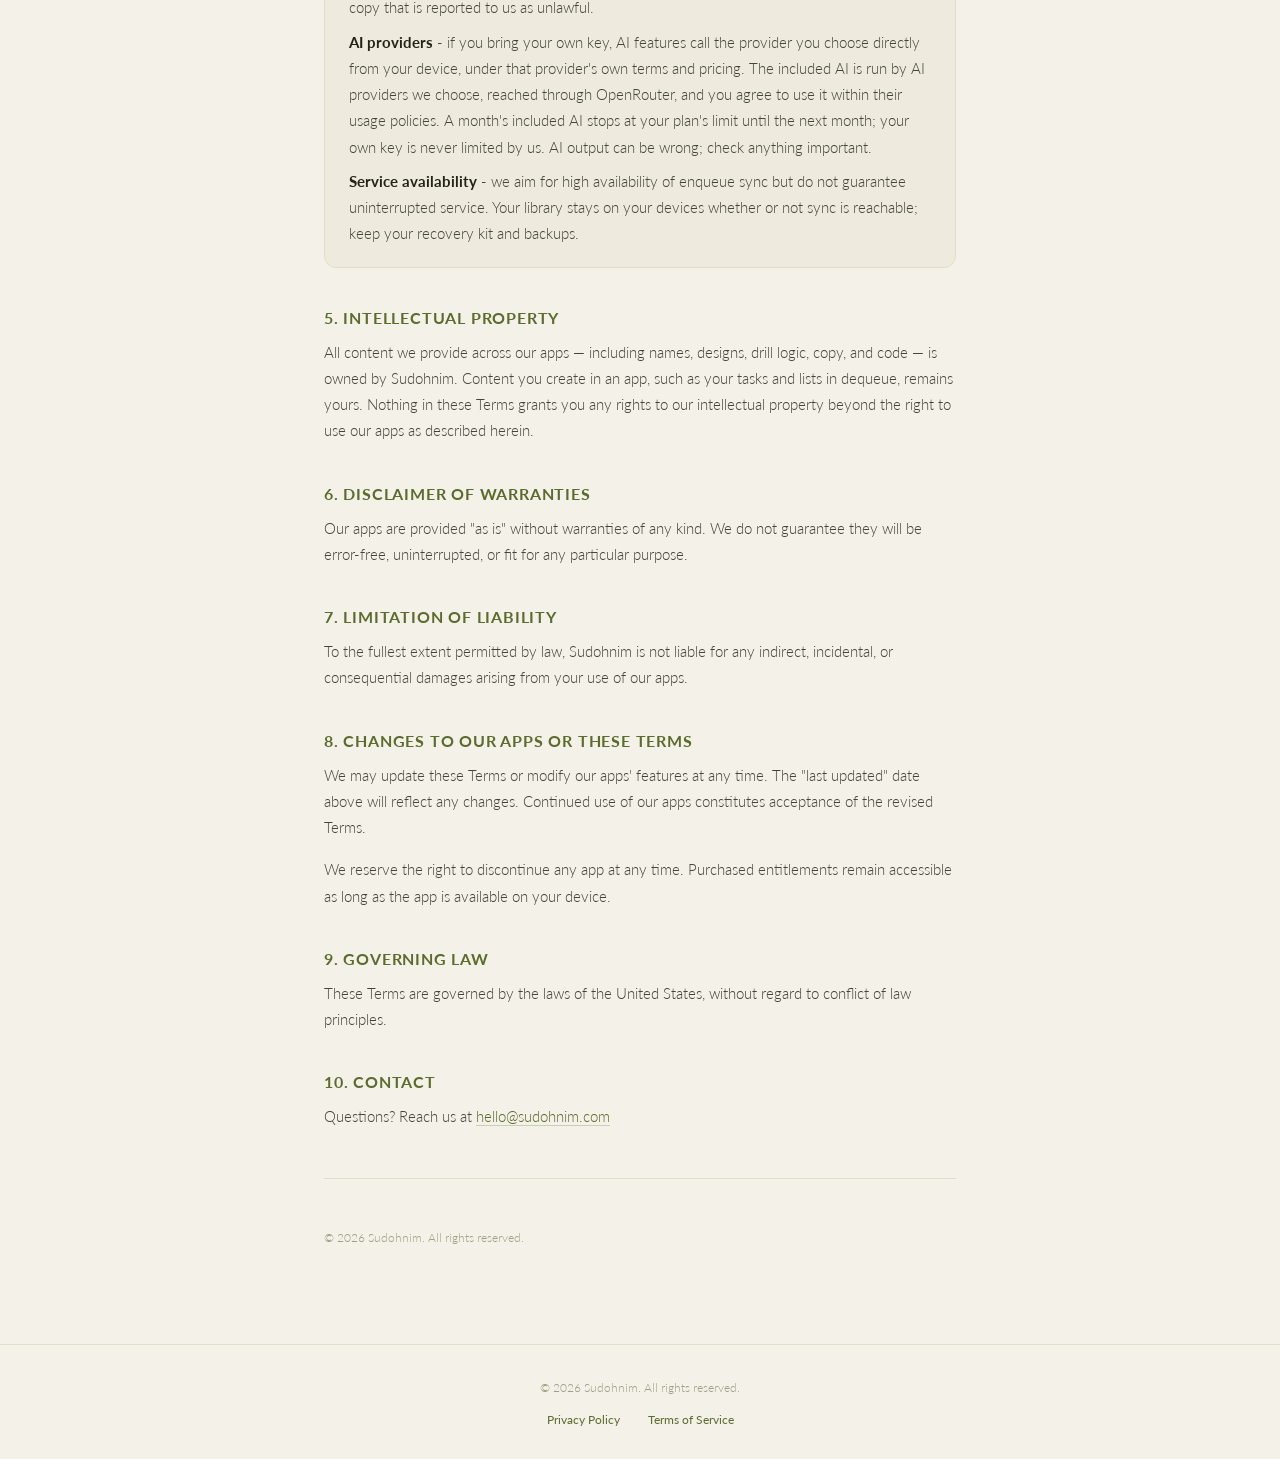
<file: terms.html>
<!DOCTYPE html>
<html lang="en">
<head>
  <meta charset="UTF-8" />
  <meta name="viewport" content="width=device-width, initial-scale=1.0" />
  <title>Terms of Service — Sudohnim</title>
  <link href="https://fonts.googleapis.com/css2?family=Playfair+Display:wght@700&family=Lato:wght@300;400;700&display=swap" rel="stylesheet" />
  <style>
    :root {
      --bg: #F4F1E8;
      --ink: #232318;
      --body: #44443A;
      --muted: #6F6E5C;
      --faint: #A29E86;
      --olive: #5C6B2E;
      --olive-deep: #414C1E;
      --olive-tint: #E7E9D5;
      --border: #E2DCC9;
      --surface-2: #EEEADD;
    }
    * { margin: 0; padding: 0; box-sizing: border-box; }
    body {
      font-family: 'Lato', sans-serif;
      background-color: var(--bg);
      color: var(--ink);
      min-height: 100vh;
      display: flex;
      flex-direction: column;
    }
    body::before {
      content: '';
      display: block;
      height: 6px;
      background: linear-gradient(90deg, var(--olive-deep), var(--olive), #8A9656, var(--olive), var(--olive-deep));
    }
    header {
      padding: 24px 40px;
      display: flex;
      align-items: center;
      justify-content: space-between;
      border-bottom: 1px solid var(--border);
    }
    .logo {
      font-family: 'Playfair Display', serif;
      font-size: 20px;
      font-weight: 700;
      color: var(--ink);
      text-decoration: none;
    }
    nav a {
      font-size: 13px;
      font-weight: 700;
      letter-spacing: 0.1em;
      text-transform: uppercase;
      color: var(--olive);
      text-decoration: none;
      margin-left: 28px;
      transition: color 0.2s;
    }
    nav a:hover { color: var(--ink); }
    main {
      flex: 1;
      max-width: 680px;
      margin: 0 auto;
      padding: 56px 24px 80px;
      width: 100%;
    }
    .back {
      display: inline-block;
      font-size: 13px;
      font-weight: 700;
      color: var(--olive);
      text-decoration: none;
      letter-spacing: 0.08em;
      text-transform: uppercase;
      margin-bottom: 40px;
      transition: color 0.2s;
    }
    .back:hover { color: var(--ink); }
    h1 {
      font-family: 'Playfair Display', serif;
      font-size: 40px;
      font-weight: 700;
      letter-spacing: -0.01em;
      margin-bottom: 8px;
      color: var(--ink);
    }
    .meta {
      font-size: 13px;
      color: var(--faint);
      margin-bottom: 48px;
      font-weight: 400;
    }
    h2 {
      font-size: 16px;
      font-weight: 700;
      letter-spacing: 0.05em;
      text-transform: uppercase;
      color: var(--olive);
      margin: 40px 0 12px;
    }
    h3 {
      font-size: 15px;
      font-weight: 700;
      color: var(--ink);
      margin: 24px 0 8px;
    }
    p { margin-bottom: 16px; font-size: 15px; color: var(--body); line-height: 1.75; font-weight: 300; }
    ul { padding-left: 20px; margin-bottom: 16px; }
    li { font-size: 15px; color: var(--body); margin-bottom: 8px; line-height: 1.6; font-weight: 300; }
    strong { font-weight: 700; color: var(--ink); }
    a { color: var(--olive); text-decoration: none; border-bottom: 1px solid #5C6B2E44; }
    a:hover { border-color: var(--olive); }
    hr { border: none; border-top: 1px solid var(--border); margin: 48px 0; }
    .app-block {
      background: var(--surface-2);
      border: 1px solid var(--border);
      border-radius: 12px;
      padding: 20px 24px;
      margin-bottom: 16px;
    }
    .app-block p { margin-bottom: 8px; }
    .app-block p:last-child { margin-bottom: 0; }
    .footnote { font-size: 12px; color: var(--faint); }
    footer {
      padding: 32px 40px;
      text-align: center;
      border-top: 1px solid var(--border);
    }
    footer p { font-size: 12px; color: var(--faint); margin-bottom: 10px; }
    footer a { font-size: 12px; color: var(--olive); text-decoration: none; margin: 0 12px; border: none; }
    footer a:hover { color: var(--ink); }
  </style>
</head>
<body>
  <header>
    <a class="logo" href="index.html">Sudohnim</a>
  </header>

  <main>
    <a class="back" href="index.html">← Back</a>

    <h1>Terms of Service</h1>
    <p class="meta">Last updated: November 25, 2026 · Sudohnim</p>

    <p>These Terms of Service ("Terms") govern your use of all mobile applications published by Sudohnim ("we", "our", or "us"). By downloading or using any of our apps, you agree to these Terms.</p>

    <h2>1. Our Apps</h2>
    <p>These Terms apply to all apps published by Sudohnim, including:</p>
    <div class="app-block">
      <strong>Stance Lab</strong> — a drill training app for wrestlers (iOS and Android)
    </div>
    <div class="app-block">
      <strong>dequeue</strong> — a task-management ("to-do") app with cross-device sync (iOS, Android and Mac)
    </div>
    <div class="app-block">
      <strong>enqueue</strong> - a private second brain for notes, links and files, on Mac, iPhone and Android, with optional end-to-end encrypted sync
    </div>
    <p>As we publish additional apps, they will be listed here and covered by these Terms. App-specific terms, where they differ, are noted in Section 4.</p>

    <h2>2. Use of Our Apps</h2>
    <p>Our apps are for personal, non-commercial use only. By using them you agree not to:</p>
    <ul>
      <li>Reverse engineer, decompile, or modify any of our apps.</li>
      <li>Use any app in a way that violates applicable laws or regulations.</li>
      <li>Attempt to circumvent purchase verification, entitlement checks, or any access controls.</li>
    </ul>

    <h2>3. In-App Purchases</h2>
    <p>Some of our apps offer in-app purchases to unlock additional features. All purchases are processed by Apple App Store or Google Play — we do not handle payment information directly.</p>
    <ul>
      <li><strong>Restore purchases</strong> — purchases are tied to your App Store or Google Play account and can be restored on any device signed into that account using the "Restore Purchase" option within the app.</li>
      <li><strong>Refunds</strong> — refund requests are handled by Apple or Google per their respective policies. We do not process refunds directly.
        <ul style="margin-top: 8px;">
          <li>Apple: <a href="https://reportaproblem.apple.com" target="_blank">reportaproblem.apple.com</a></li>
          <li>Google: <a href="https://play.google.com/store/account/subscriptions" target="_blank">Google Play Store</a></li>
        </ul>
      </li>
    </ul>

    <h2>4. App-Specific Terms</h2>

    <h3>Stance Lab</h3>
    <div class="app-block">
      <p><strong>Purchase type</strong> — Stance Lab Pro is a one-time lifetime purchase. You are charged once and will not be billed again.</p>
      <p><strong>What's included</strong> — Hard difficulty, 5-minute drills, full moveset, Smart Chain mode, and Rounds timer.</p>
      <p><strong>Charitable contribution</strong> — a portion of Stance Lab Pro proceeds is donated to <a href="https://wrestlelikeagirl.org" target="_blank">Wrestle Like a Girl</a>, a nonprofit supporting women in wrestling. This is made at our discretion and does not affect your purchase price or entitlements.</p>
      <p><strong>Physical activity</strong> — Stance Lab involves physical drill training. Use the app and follow all drill cues at your own risk. We are not liable for any physical injury resulting from training activities.</p>
    </div>

    <h3>dequeue</h3>
    <div class="app-block">
      <p><strong>Account</strong> — you sign in to dequeue with Google or Apple, or continue without an account as a guest. You are responsible for activity under your account and for keeping your Google or Apple account secure. You can delete your account at any time in the app's settings; this deletes your tasks and lists from our servers.</p>
      <p><strong>Your content</strong> — you retain ownership of the tasks, notes, lists and images you add. You grant us the limited rights needed to store, sync, and display that content across your devices. You must not use dequeue to store or share unlawful material.</p>
      <p><strong>dequeue Pro</strong> — a paid plan that raises dequeue's limits. Price and what is included are shown in the app before you buy. Your plan is attached to your dequeue account, so it applies on all your devices.</p>
      <p><strong>Subscriptions</strong> — dequeue Pro is a monthly subscription billed by the Apple App Store or Google Play, not by us, and managed with RevenueCat. It renews automatically until you cancel. You can cancel at any time in the store's subscription settings, at least 24 hours before the end of the current period to avoid the next charge; you keep Pro until the end of the period you paid for. Refunds follow the store's policy (see Section 3).</p>
      <p><strong>Service availability</strong> — dequeue relies on cloud sync. We aim for high availability but do not guarantee uninterrupted service, and are not liable for sync delays or data loss outside our reasonable control. Keep your own backups of critical information.</p>
    </div>

    <h3>enqueue</h3>
    <div class="app-block">
      <p><strong>Account</strong> - enqueue works without an account. Its hosted sync (enqueue sync) requires signing in with Google or Apple. An account is for one person; do not share it. You are responsible for activity under your account and for keeping your Google or Apple account secure.</p>
      <p><strong>Devices</strong> - you link devices to your account with a one-time code, and you can remove any device at any time. A removed device stops syncing at once.</p>
      <p><strong>Your content</strong> - you retain ownership of everything you save in enqueue. With enqueue sync, we store it only in encrypted form we cannot read, and only to pass it between your devices. You must not use enqueue to store or share unlawful material.</p>
      <p><strong>Your keys</strong> - your library is encrypted with keys that only your devices and your recovery kit hold. We keep no copy and cannot reset or recover them. If you lose every device and your recovery kit, nobody can recover your library, including us.</p>
      <p><strong>Free plan</strong> - enqueue sync is free for about one Mac and one phone, with up to around 1 GB of encrypted library. Signed-in accounts also get included AI: fast models with a monthly limit. Current limits are shown in the app.</p>
      <p><strong>enqueue Pro</strong> - a paid plan that raises these limits and adds more AI model choices. Price and what is included are shown in the app before you buy. Your plan is attached to your enqueue sync account, so it applies on all your devices.</p>
      <p><strong>Subscriptions</strong> - enqueue Pro is a monthly subscription billed by the Apple App Store or Google Play, not by us, and managed with RevenueCat. It renews automatically until you cancel. You can cancel at any time in the store's subscription settings, at least 24 hours before the end of the current period to avoid the next charge; you keep Pro until the end of the period you paid for. Refunds follow the store's policy (see Section 3).</p>
      <p><strong>Shared notes</strong> - with enqueue Pro you can share a note as a read-only web link. Anyone who has the link can read that note, so share it only with people you choose. You are responsible for what you share. We cannot read shared notes, but we may delete a shared copy that is reported to us as unlawful.</p>
      <p><strong>AI providers</strong> - if you bring your own key, AI features call the provider you choose directly from your device, under that provider's own terms and pricing. The included AI is run by AI providers we choose, reached through OpenRouter, and you agree to use it within their usage policies. A month's included AI stops at your plan's limit until the next month; your own key is never limited by us. AI output can be wrong; check anything important.</p>
      <p><strong>Service availability</strong> - we aim for high availability of enqueue sync but do not guarantee uninterrupted service. Your library stays on your devices whether or not sync is reachable; keep your recovery kit and backups.</p>
    </div>

    <h2>5. Intellectual Property</h2>
    <p>All content we provide across our apps — including names, designs, drill logic, copy, and code — is owned by Sudohnim. Content you create in an app, such as your tasks and lists in dequeue, remains yours. Nothing in these Terms grants you any rights to our intellectual property beyond the right to use our apps as described herein.</p>

    <h2>6. Disclaimer of Warranties</h2>
    <p>Our apps are provided "as is" without warranties of any kind. We do not guarantee they will be error-free, uninterrupted, or fit for any particular purpose.</p>

    <h2>7. Limitation of Liability</h2>
    <p>To the fullest extent permitted by law, Sudohnim is not liable for any indirect, incidental, or consequential damages arising from your use of our apps.</p>

    <h2>8. Changes to Our Apps or These Terms</h2>
    <p>We may update these Terms or modify our apps' features at any time. The "last updated" date above will reflect any changes. Continued use of our apps constitutes acceptance of the revised Terms.</p>
    <p>We reserve the right to discontinue any app at any time. Purchased entitlements remain accessible as long as the app is available on your device.</p>

    <h2>9. Governing Law</h2>
    <p>These Terms are governed by the laws of the United States, without regard to conflict of law principles.</p>

    <h2>10. Contact</h2>
    <p>Questions? Reach us at <a href="mailto:hello@sudohnim.com">hello@sudohnim.com</a></p>

    <hr />
    <p class="footnote">© 2026 Sudohnim. All rights reserved.</p>
  </main>

  <footer>
    <p>© 2026 Sudohnim. All rights reserved.</p>
    <div>
      <a href="privacy.html">Privacy Policy</a>
      <a href="terms.html">Terms of Service</a>
    </div>
  </footer>
</body>
</html>
</file>
<file: stancelab/assets/index-D7y7ruKP.css>
@import"https://fonts.googleapis.com/css2?family=Chivo:ital,wght@0,300..900;1,300..900&family=Oswald:wght@200..700&display=swap";/*! tailwindcss v4.2.1 | MIT License | https://tailwindcss.com */@layer properties{@supports (((-webkit-hyphens:none)) and (not (margin-trim:inline))) or ((-moz-orient:inline) and (not (color:rgb(from red r g b)))){*,:before,:after,::backdrop{--tw-rotate-x:initial;--tw-rotate-y:initial;--tw-rotate-z:initial;--tw-skew-x:initial;--tw-skew-y:initial;--tw-border-style:solid;--tw-ordinal:initial;--tw-slashed-zero:initial;--tw-numeric-figure:initial;--tw-numeric-spacing:initial;--tw-numeric-fraction:initial;--tw-ease:initial;--tw-tracking:initial;--tw-shadow:0 0 #0000;--tw-shadow-color:initial;--tw-shadow-alpha:100%;--tw-inset-shadow:0 0 #0000;--tw-inset-shadow-color:initial;--tw-inset-shadow-alpha:100%;--tw-ring-color:initial;--tw-ring-shadow:0 0 #0000;--tw-inset-ring-color:initial;--tw-inset-ring-shadow:0 0 #0000;--tw-ring-inset:initial;--tw-ring-offset-width:0px;--tw-ring-offset-color:#fff;--tw-ring-offset-shadow:0 0 #0000;--tw-backdrop-blur:initial;--tw-backdrop-brightness:initial;--tw-backdrop-contrast:initial;--tw-backdrop-grayscale:initial;--tw-backdrop-hue-rotate:initial;--tw-backdrop-invert:initial;--tw-backdrop-opacity:initial;--tw-backdrop-saturate:initial;--tw-backdrop-sepia:initial}}}@layer theme{:root,:host{--font-mono:ui-monospace, SFMono-Regular, Menlo, Monaco, Consolas, "Liberation Mono", "Courier New", monospace;--color-black:#000;--spacing:.25rem;--tracking-wider:.05em;--ease-out:cubic-bezier(0, 0, .2, 1);--blur-md:12px;--default-transition-duration:.15s;--default-transition-timing-function:cubic-bezier(.4, 0, .2, 1);--default-font-family:"Chivo", sans-serif;--default-mono-font-family:var(--font-mono)}}@layer base{*,:after,:before,::backdrop{box-sizing:border-box;border:0 solid;margin:0;padding:0}::file-selector-button{box-sizing:border-box;border:0 solid;margin:0;padding:0}html,:host{-webkit-text-size-adjust:100%;-moz-tab-size:4;tab-size:4;line-height:1.5;font-family:var(--default-font-family,ui-sans-serif, system-ui, sans-serif, "Apple Color Emoji", "Segoe UI Emoji", "Segoe UI Symbol", "Noto Color Emoji");font-feature-settings:var(--default-font-feature-settings,normal);font-variation-settings:var(--default-font-variation-settings,normal);-webkit-tap-highlight-color:transparent}hr{height:0;color:inherit;border-top-width:1px}abbr:where([title]){-webkit-text-decoration:underline dotted;text-decoration:underline dotted}h1,h2,h3,h4,h5,h6{font-size:inherit;font-weight:inherit}a{color:inherit;-webkit-text-decoration:inherit;text-decoration:inherit}b,strong{font-weight:bolder}code,kbd,samp,pre{font-family:var(--default-mono-font-family,ui-monospace, SFMono-Regular, Menlo, Monaco, Consolas, "Liberation Mono", "Courier New", monospace);font-feature-settings:var(--default-mono-font-feature-settings,normal);font-variation-settings:var(--default-mono-font-variation-settings,normal);font-size:1em}small{font-size:80%}sub,sup{vertical-align:baseline;font-size:75%;line-height:0;position:relative}sub{bottom:-.25em}sup{top:-.5em}table{text-indent:0;border-color:inherit;border-collapse:collapse}:-moz-focusring{outline:auto}progress{vertical-align:baseline}summary{display:list-item}ol,ul,menu{list-style:none}img,svg,video,canvas,audio,iframe,embed,object{vertical-align:middle;display:block}img,video{max-width:100%;height:auto}button,input,select,optgroup,textarea{font:inherit;font-feature-settings:inherit;font-variation-settings:inherit;letter-spacing:inherit;color:inherit;opacity:1;background-color:#0000;border-radius:0}::file-selector-button{font:inherit;font-feature-settings:inherit;font-variation-settings:inherit;letter-spacing:inherit;color:inherit;opacity:1;background-color:#0000;border-radius:0}:where(select:is([multiple],[size])) optgroup{font-weight:bolder}:where(select:is([multiple],[size])) optgroup option{padding-inline-start:20px}::file-selector-button{margin-inline-end:4px}::placeholder{opacity:1}@supports (not ((-webkit-appearance:-apple-pay-button))) or (contain-intrinsic-size:1px){::placeholder{color:currentColor}@supports (color:color-mix(in lab,red,red)){::placeholder{color:color-mix(in oklab,currentcolor 50%,transparent)}}}textarea{resize:vertical}::-webkit-search-decoration{-webkit-appearance:none}::-webkit-date-and-time-value{min-height:1lh;text-align:inherit}::-webkit-datetime-edit{display:inline-flex}::-webkit-datetime-edit-fields-wrapper{padding:0}::-webkit-datetime-edit{padding-block:0}::-webkit-datetime-edit-year-field{padding-block:0}::-webkit-datetime-edit-month-field{padding-block:0}::-webkit-datetime-edit-day-field{padding-block:0}::-webkit-datetime-edit-hour-field{padding-block:0}::-webkit-datetime-edit-minute-field{padding-block:0}::-webkit-datetime-edit-second-field{padding-block:0}::-webkit-datetime-edit-millisecond-field{padding-block:0}::-webkit-datetime-edit-meridiem-field{padding-block:0}::-webkit-calendar-picker-indicator{line-height:1}:-moz-ui-invalid{box-shadow:none}button,input:where([type=button],[type=reset],[type=submit]){-webkit-appearance:button;-moz-appearance:button;appearance:button}::file-selector-button{-webkit-appearance:button;-moz-appearance:button;appearance:button}::-webkit-inner-spin-button{height:auto}::-webkit-outer-spin-button{height:auto}[hidden]:where(:not([hidden=until-found])){display:none!important}*{border-color:hsl(var(--border))}body{background-color:hsl(var(--background));color:hsl(var(--foreground));-webkit-font-smoothing:antialiased;-moz-osx-font-smoothing:grayscale;font-family:Chivo,sans-serif}body ::selection{background-color:hsl(var(--primary))}@supports (color:color-mix(in lab,red,red)){body ::selection{background-color:color-mix(in oklab,hsl(var(--primary)) 30%,transparent)}}body::selection{background-color:hsl(var(--primary))}@supports (color:color-mix(in lab,red,red)){body::selection{background-color:color-mix(in oklab,hsl(var(--primary)) 30%,transparent)}}body ::selection{color:hsl(var(--primary-foreground))}body::selection{color:hsl(var(--primary-foreground))}body{background-image:radial-gradient(circle,#ffffff08 1px,#0000 1px);background-size:24px 24px}h1,h2,h3,h4,h5,h6{--tw-tracking:var(--tracking-wider);letter-spacing:var(--tracking-wider);text-transform:uppercase;font-family:Oswald,sans-serif}}@layer components;@layer utilities{.visible{visibility:visible}.absolute{position:absolute}.fixed{position:fixed}.relative{position:relative}.static{position:static}.start{inset-inline-start:var(--spacing)}.contents{display:contents}.flex{display:flex}.hidden{display:none}.inline-flex{display:inline-flex}.transform{transform:var(--tw-rotate-x,) var(--tw-rotate-y,) var(--tw-rotate-z,) var(--tw-skew-x,) var(--tw-skew-y,)}.border{border-style:var(--tw-border-style);border-width:1px}.uppercase{text-transform:uppercase}.tabular-nums{--tw-numeric-spacing:tabular-nums;font-variant-numeric:var(--tw-ordinal,) var(--tw-slashed-zero,) var(--tw-numeric-figure,) var(--tw-numeric-spacing,) var(--tw-numeric-fraction,)}.underline{text-decoration-line:underline}.transition{transition-property:color,background-color,border-color,outline-color,text-decoration-color,fill,stroke,--tw-gradient-from,--tw-gradient-via,--tw-gradient-to,opacity,box-shadow,transform,translate,scale,rotate,filter,-webkit-backdrop-filter,backdrop-filter,display,content-visibility,overlay,pointer-events;transition-timing-function:var(--tw-ease,var(--default-transition-timing-function));transition-duration:var(--tw-duration,var(--default-transition-duration))}.ease-out{--tw-ease:var(--ease-out);transition-timing-function:var(--ease-out)}.clip-path-slant{clip-path:polygon(10px 0,100% 0,calc(100% - 10px) 100%,0 100%)}.glass-panel{border-style:var(--tw-border-style);border-width:1px;border-color:hsl(var(--border))}@supports (color:color-mix(in lab,red,red)){.glass-panel{border-color:color-mix(in oklab,hsl(var(--border)) 50%,transparent)}}.glass-panel{background-color:hsl(var(--card))}@supports (color:color-mix(in lab,red,red)){.glass-panel{background-color:color-mix(in oklab,hsl(var(--card)) 80%,transparent)}}.glass-panel{--tw-shadow:0 20px 25px -5px var(--tw-shadow-color,#0000001a), 0 8px 10px -6px var(--tw-shadow-color,#0000001a);box-shadow:var(--tw-inset-shadow),var(--tw-inset-ring-shadow),var(--tw-ring-offset-shadow),var(--tw-ring-shadow),var(--tw-shadow);--tw-shadow-color:#00000080}@supports (color:color-mix(in lab,red,red)){.glass-panel{--tw-shadow-color:color-mix(in oklab, color-mix(in oklab, var(--color-black) 50%, transparent) var(--tw-shadow-alpha), transparent)}}.glass-panel{--tw-backdrop-blur:blur(var(--blur-md));-webkit-backdrop-filter:var(--tw-backdrop-blur,) var(--tw-backdrop-brightness,) var(--tw-backdrop-contrast,) var(--tw-backdrop-grayscale,) var(--tw-backdrop-hue-rotate,) var(--tw-backdrop-invert,) var(--tw-backdrop-opacity,) var(--tw-backdrop-saturate,) var(--tw-backdrop-sepia,);backdrop-filter:var(--tw-backdrop-blur,) var(--tw-backdrop-brightness,) var(--tw-backdrop-contrast,) var(--tw-backdrop-grayscale,) var(--tw-backdrop-hue-rotate,) var(--tw-backdrop-invert,) var(--tw-backdrop-opacity,) var(--tw-backdrop-saturate,) var(--tw-backdrop-sepia,)}}:root{--background:240 10% 4%;--foreground:0 0% 98%;--card:240 10% 6%;--card-foreground:0 0% 98%;--popover:240 10% 6%;--popover-foreground:0 0% 98%;--primary:15 100% 55%;--primary-foreground:0 0% 100%;--secondary:240 10% 12%;--secondary-foreground:0 0% 98%;--muted:240 10% 12%;--muted-foreground:240 5% 65%;--accent:180 100% 50%;--accent-foreground:0 0% 100%;--destructive:0 84% 60%;--destructive-foreground:0 0% 98%;--border:240 10% 15%;--input:240 10% 12%;--ring:15 100% 55%;--radius:.5rem}::-webkit-scrollbar{width:8px;height:8px}::-webkit-scrollbar-track{background:hsl(var(--background))}::-webkit-scrollbar-thumb{background:hsl(var(--border));border-radius:4px}::-webkit-scrollbar-thumb:hover{background:hsl(var(--muted-foreground))}@property --tw-rotate-x{syntax:"*";inherits:false}@property --tw-rotate-y{syntax:"*";inherits:false}@property --tw-rotate-z{syntax:"*";inherits:false}@property --tw-skew-x{syntax:"*";inherits:false}@property --tw-skew-y{syntax:"*";inherits:false}@property --tw-border-style{syntax:"*";inherits:false;initial-value:solid}@property --tw-ordinal{syntax:"*";inherits:false}@property --tw-slashed-zero{syntax:"*";inherits:false}@property --tw-numeric-figure{syntax:"*";inherits:false}@property --tw-numeric-spacing{syntax:"*";inherits:false}@property --tw-numeric-fraction{syntax:"*";inherits:false}@property --tw-ease{syntax:"*";inherits:false}@property --tw-tracking{syntax:"*";inherits:false}@property --tw-shadow{syntax:"*";inherits:false;initial-value:0 0 #0000}@property --tw-shadow-color{syntax:"*";inherits:false}@property --tw-shadow-alpha{syntax:"<percentage>";inherits:false;initial-value:100%}@property --tw-inset-shadow{syntax:"*";inherits:false;initial-value:0 0 #0000}@property --tw-inset-shadow-color{syntax:"*";inherits:false}@property --tw-inset-shadow-alpha{syntax:"<percentage>";inherits:false;initial-value:100%}@property --tw-ring-color{syntax:"*";inherits:false}@property --tw-ring-shadow{syntax:"*";inherits:false;initial-value:0 0 #0000}@property --tw-inset-ring-color{syntax:"*";inherits:false}@property --tw-inset-ring-shadow{syntax:"*";inherits:false;initial-value:0 0 #0000}@property --tw-ring-inset{syntax:"*";inherits:false}@property --tw-ring-offset-width{syntax:"<length>";inherits:false;initial-value:0}@property --tw-ring-offset-color{syntax:"*";inherits:false;initial-value:#fff}@property --tw-ring-offset-shadow{syntax:"*";inherits:false;initial-value:0 0 #0000}@property --tw-backdrop-blur{syntax:"*";inherits:false}@property --tw-backdrop-brightness{syntax:"*";inherits:false}@property --tw-backdrop-contrast{syntax:"*";inherits:false}@property --tw-backdrop-grayscale{syntax:"*";inherits:false}@property --tw-backdrop-hue-rotate{syntax:"*";inherits:false}@property --tw-backdrop-invert{syntax:"*";inherits:false}@property --tw-backdrop-opacity{syntax:"*";inherits:false}@property --tw-backdrop-saturate{syntax:"*";inherits:false}@property --tw-backdrop-sepia{syntax:"*";inherits:false}
</file>
